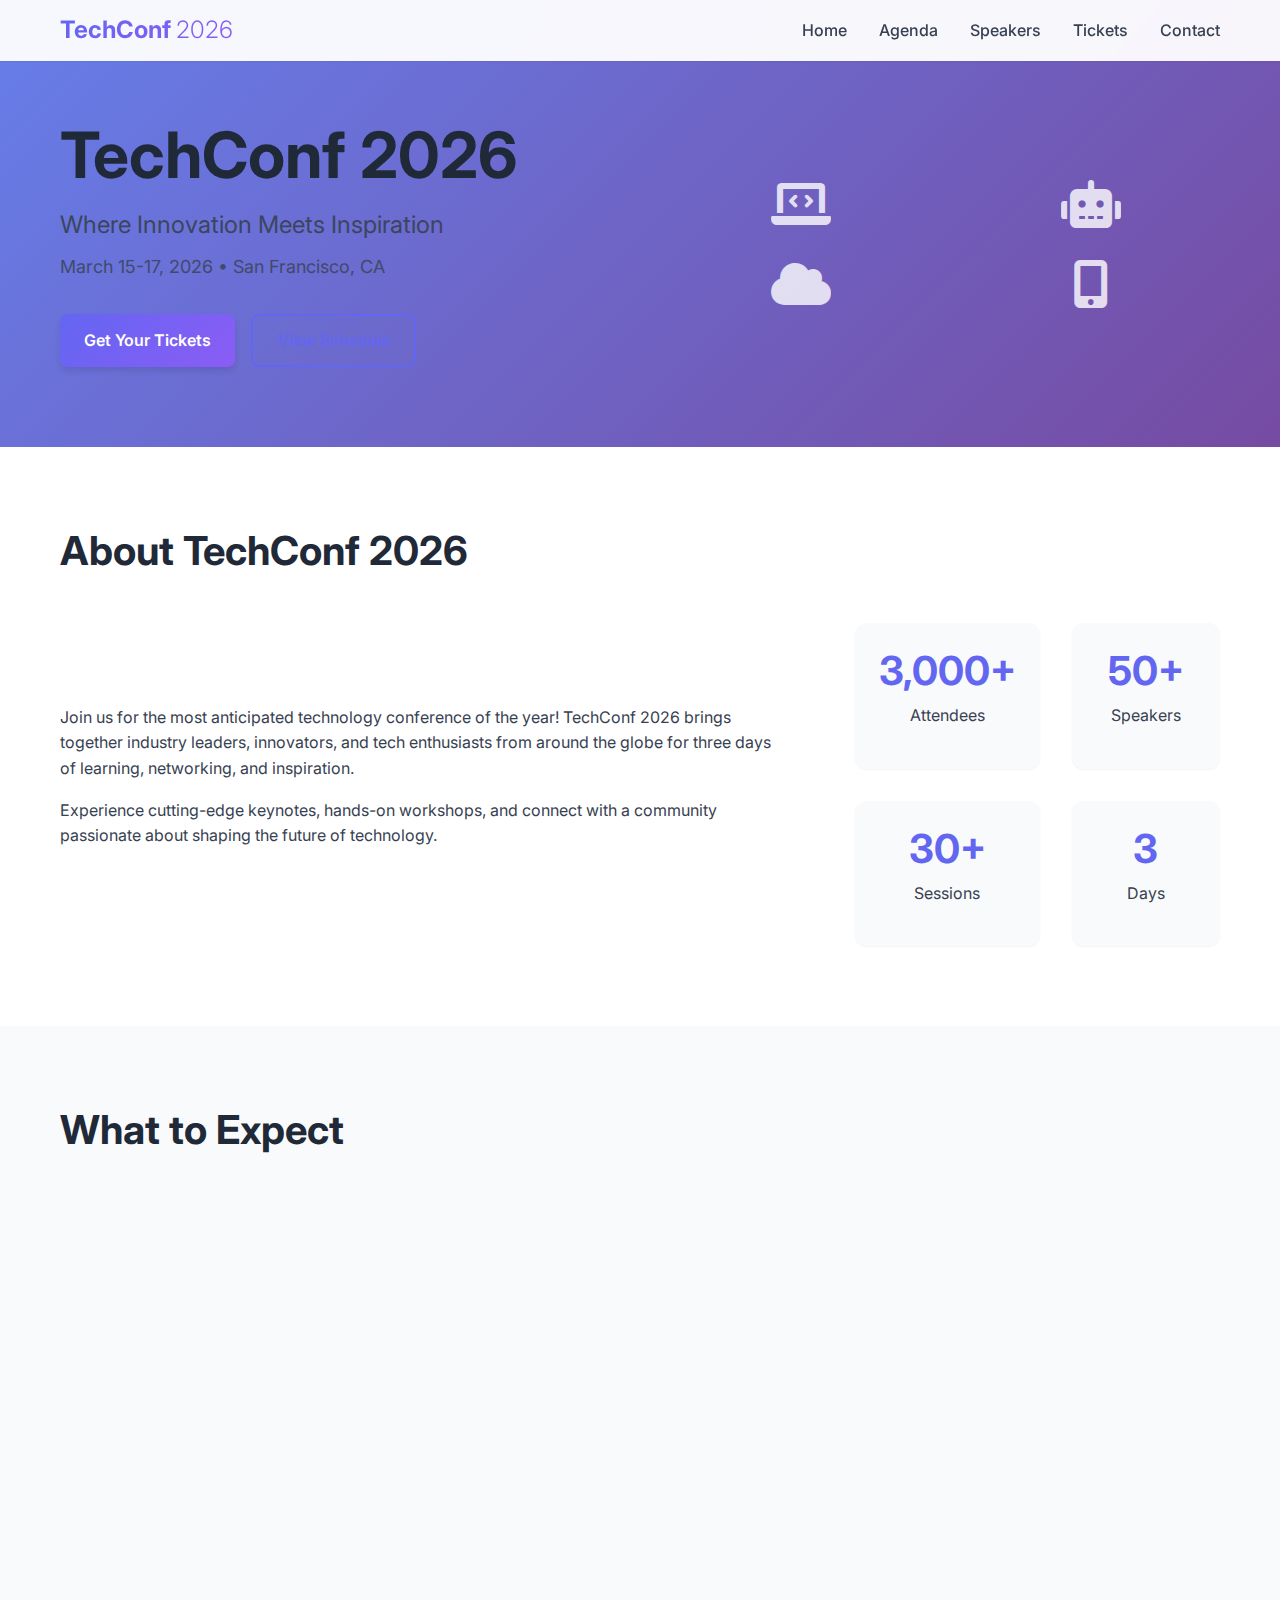
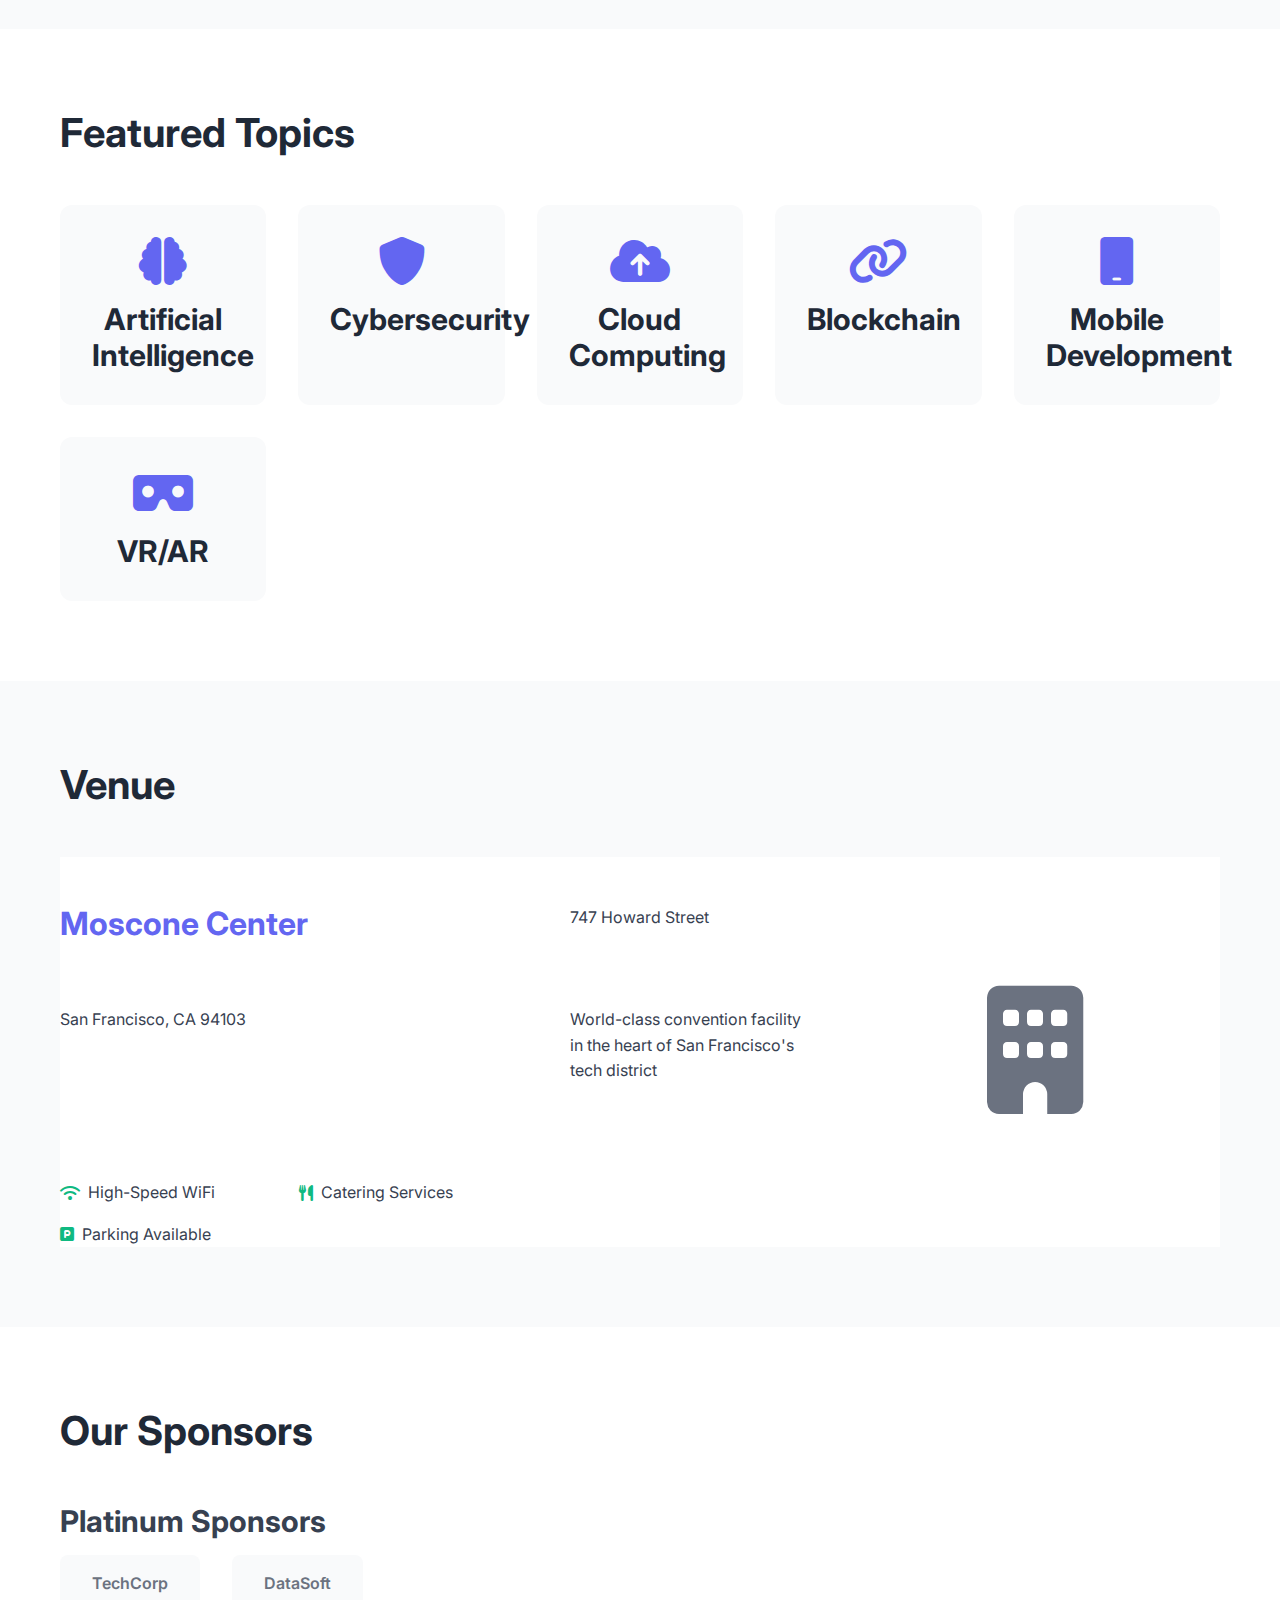
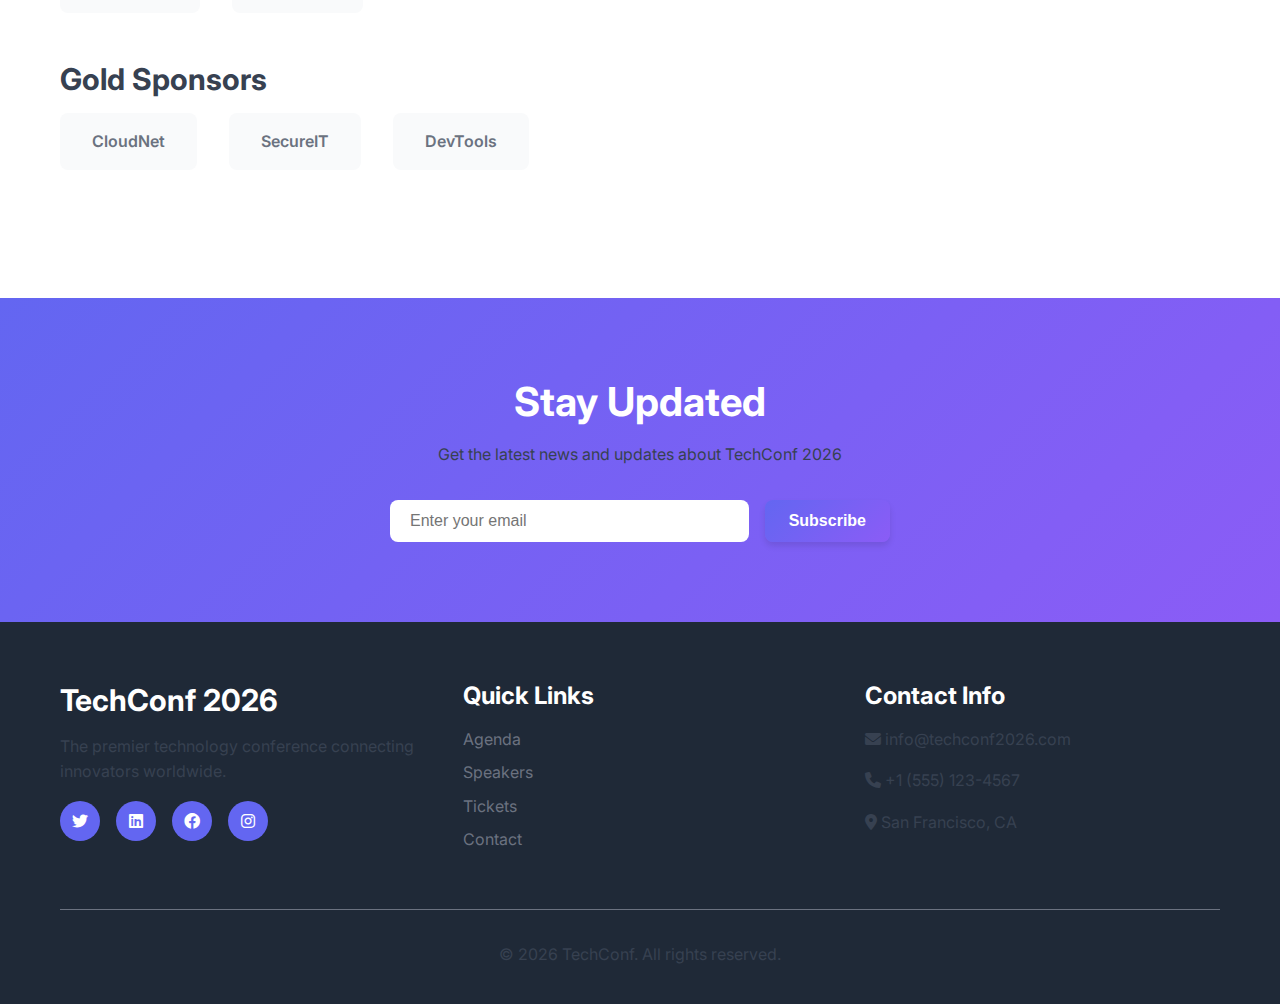
<file: index.html>
<!DOCTYPE html>
<html lang="en">
<head>
    <meta charset="UTF-8">
    <meta name="viewport" content="width=device-width, initial-scale=1.0">
    <title>TechConf 2026 - Annual Technology Conference</title>
    <link rel="stylesheet" href="css/style.css">
    <link rel="preconnect" href="https://fonts.googleapis.com">
    <link rel="preconnect" href="https://fonts.gstatic.com" crossorigin>
    <link href="https://fonts.googleapis.com/css2?family=Inter:wght@300;400;500;600;700;800&display=swap" rel="stylesheet">
    <link rel="stylesheet" href="https://cdnjs.cloudflare.com/ajax/libs/font-awesome/6.0.0/css/all.min.css">
</head>
<body>
    <header class="header">
        <nav class="navbar">
            <div class="nav-container">
                <div class="nav-logo">
                    <h2>TechConf <span>2026</span></h2>
                </div>
                <ul class="nav-menu">
                    <li><a href="index.html">Home</a></li>
                    <li><a href="agenda.html">Agenda</a></li>
                    <li><a href="speakers.html">Speakers</a></li>
                    <li><a href="tickets.html">Tickets</a></li>
                    <li><a href="contact.html">Contact</a></li>
                </ul>
                <div class="hamburger">
                    <span></span>
                    <span></span>
                    <span></span>
                </div>
            </div>
        </nav>
    </header>

    <main>
        <section class="hero">
            <div class="hero-container">
                <div class="hero-content">
                    <h1 class="hero-title">TechConf 2026</h1>
                    <p class="hero-subtitle">Where Innovation Meets Inspiration</p>
                    <p class="hero-date">March 15-17, 2026 • San Francisco, CA</p>
                    <div class="hero-cta">
                        <a href="tickets.html" class="btn btn-primary">Get Your Tickets</a>
                        <a href="agenda.html" class="btn btn-secondary">View Schedule</a>
                    </div>
                </div>
                <div class="hero-image">
                    <div class="hero-graphic">
                        <i class="fas fa-laptop-code"></i>
                        <i class="fas fa-robot"></i>
                        <i class="fas fa-cloud"></i>
                        <i class="fas fa-mobile-alt"></i>
                    </div>
                </div>
            </div>
        </section>

        <section class="about">
            <div class="container">
                <h2>About TechConf 2026</h2>
                <div class="about-grid">
                    <div class="about-text">
                        <p>Join us for the most anticipated technology conference of the year! TechConf 2026 brings together industry leaders, innovators, and tech enthusiasts from around the globe for three days of learning, networking, and inspiration.</p>
                        <p>Experience cutting-edge keynotes, hands-on workshops, and connect with a community passionate about shaping the future of technology.</p>
                    </div>
                    <div class="stats">
                        <div class="stat">
                            <h3>3,000+</h3>
                            <p>Attendees</p>
                        </div>
                        <div class="stat">
                            <h3>50+</h3>
                            <p>Speakers</p>
                        </div>
                        <div class="stat">
                            <h3>30+</h3>
                            <p>Sessions</p>
                        </div>
                        <div class="stat">
                            <h3>3</h3>
                            <p>Days</p>
                        </div>
                    </div>
                </div>
            </div>
        </section>

        <section class="highlights">
            <div class="container">
                <h2>What to Expect</h2>
                <div class="highlights-grid">
                    <div class="highlight-card">
                        <div class="highlight-icon">
                            <i class="fas fa-microphone"></i>
                        </div>
                        <h3>Keynote Speakers</h3>
                        <p>Industry leaders share insights on emerging technologies and future trends.</p>
                    </div>
                    <div class="highlight-card">
                        <div class="highlight-icon">
                            <i class="fas fa-laptop"></i>
                        </div>
                        <h3>Hands-on Workshops</h3>
                        <p>Interactive sessions to learn new skills and technologies from experts.</p>
                    </div>
                    <div class="highlight-card">
                        <div class="highlight-icon">
                            <i class="fas fa-users"></i>
                        </div>
                        <h3>Networking</h3>
                        <p>Connect with peers, mentors, and potential collaborators in the tech industry.</p>
                    </div>
                    <div class="highlight-card">
                        <div class="highlight-icon">
                            <i class="fas fa-trophy"></i>
                        </div>
                        <h3>Hackathon</h3>
                        <p>24-hour coding challenge with amazing prizes and recognition.</p>
                    </div>
                </div>
            </div>
        </section>

        <section class="topics">
            <div class="container">
                <h2>Featured Topics</h2>
                <div class="topics-grid">
                    <div class="topic">
                        <i class="fas fa-brain"></i>
                        <h3>Artificial Intelligence</h3>
                    </div>
                    <div class="topic">
                        <i class="fas fa-shield-alt"></i>
                        <h3>Cybersecurity</h3>
                    </div>
                    <div class="topic">
                        <i class="fas fa-cloud-upload-alt"></i>
                        <h3>Cloud Computing</h3>
                    </div>
                    <div class="topic">
                        <i class="fas fa-link"></i>
                        <h3>Blockchain</h3>
                    </div>
                    <div class="topic">
                        <i class="fas fa-mobile"></i>
                        <h3>Mobile Development</h3>
                    </div>
                    <div class="topic">
                        <i class="fas fa-vr-cardboard"></i>
                        <h3>VR/AR</h3>
                    </div>
                </div>
            </div>
        </section>

        <section class="venue">
            <div class="container">
                <h2>Venue</h2>
                <div class="venue-info">
                    <div class="venue-details">
                        <h3>Moscone Center</h3>
                        <p>747 Howard Street</p>
                        <p>San Francisco, CA 94103</p>
                        <p>World-class convention facility in the heart of San Francisco's tech district</p>
                        <div class="venue-features">
                            <div class="venue-feature">
                                <i class="fas fa-wifi"></i>
                                <span>High-Speed WiFi</span>
                            </div>
                            <div class="venue-feature">
                                <i class="fas fa-utensils"></i>
                                <span>Catering Services</span>
                            </div>
                            <div class="venue-feature">
                                <i class="fas fa-parking"></i>
                                <span>Parking Available</span>
                            </div>
                        </div>
                    </div>
                    <div class="venue-image">
                        <i class="fas fa-building"></i>
                    </div>
                </div>
            </div>
        </section>

        <section class="sponsors">
            <div class="container">
                <h2>Our Sponsors</h2>
                <div class="sponsors-grid">
                    <div class="sponsor tier-platinum">
                        <h3>Platinum Sponsors</h3>
                        <div class="sponsor-logos">
                            <div class="sponsor-logo">TechCorp</div>
                            <div class="sponsor-logo">DataSoft</div>
                        </div>
                    </div>
                    <div class="sponsor tier-gold">
                        <h3>Gold Sponsors</h3>
                        <div class="sponsor-logos">
                            <div class="sponsor-logo">CloudNet</div>
                            <div class="sponsor-logo">SecureIT</div>
                            <div class="sponsor-logo">DevTools</div>
                        </div>
                    </div>
                </div>
            </div>
        </section>

        <section class="newsletter">
            <div class="container">
                <div class="newsletter-content">
                    <h2>Stay Updated</h2>
                    <p>Get the latest news and updates about TechConf 2026</p>
                    <form class="newsletter-form">
                        <input type="email" placeholder="Enter your email" required>
                        <button type="submit" class="btn btn-primary">Subscribe</button>
                    </form>
                </div>
            </div>
        </section>
    </main>

    <footer class="footer">
        <div class="container">
            <div class="footer-content">
                <div class="footer-section">
                    <h3>TechConf 2026</h3>
                    <p>The premier technology conference connecting innovators worldwide.</p>
                    <div class="social-links">
                        <a href="#"><i class="fab fa-twitter"></i></a>
                        <a href="#"><i class="fab fa-linkedin"></i></a>
                        <a href="#"><i class="fab fa-facebook"></i></a>
                        <a href="#"><i class="fab fa-instagram"></i></a>
                    </div>
                </div>
                <div class="footer-section">
                    <h4>Quick Links</h4>
                    <ul>
                        <li><a href="agenda.html">Agenda</a></li>
                        <li><a href="speakers.html">Speakers</a></li>
                        <li><a href="tickets.html">Tickets</a></li>
                        <li><a href="contact.html">Contact</a></li>
                    </ul>
                </div>
                <div class="footer-section">
                    <h4>Contact Info</h4>
                    <p><i class="fas fa-envelope"></i> info@techconf2026.com</p>
                    <p><i class="fas fa-phone"></i> +1 (555) 123-4567</p>
                    <p><i class="fas fa-map-marker-alt"></i> San Francisco, CA</p>
                </div>
            </div>
            <div class="footer-bottom">
                <p>&copy; 2026 TechConf. All rights reserved.</p>
            </div>
        </div>
    </footer>

    <script src="js/script.js"></script>
</body>
</html>
</file>
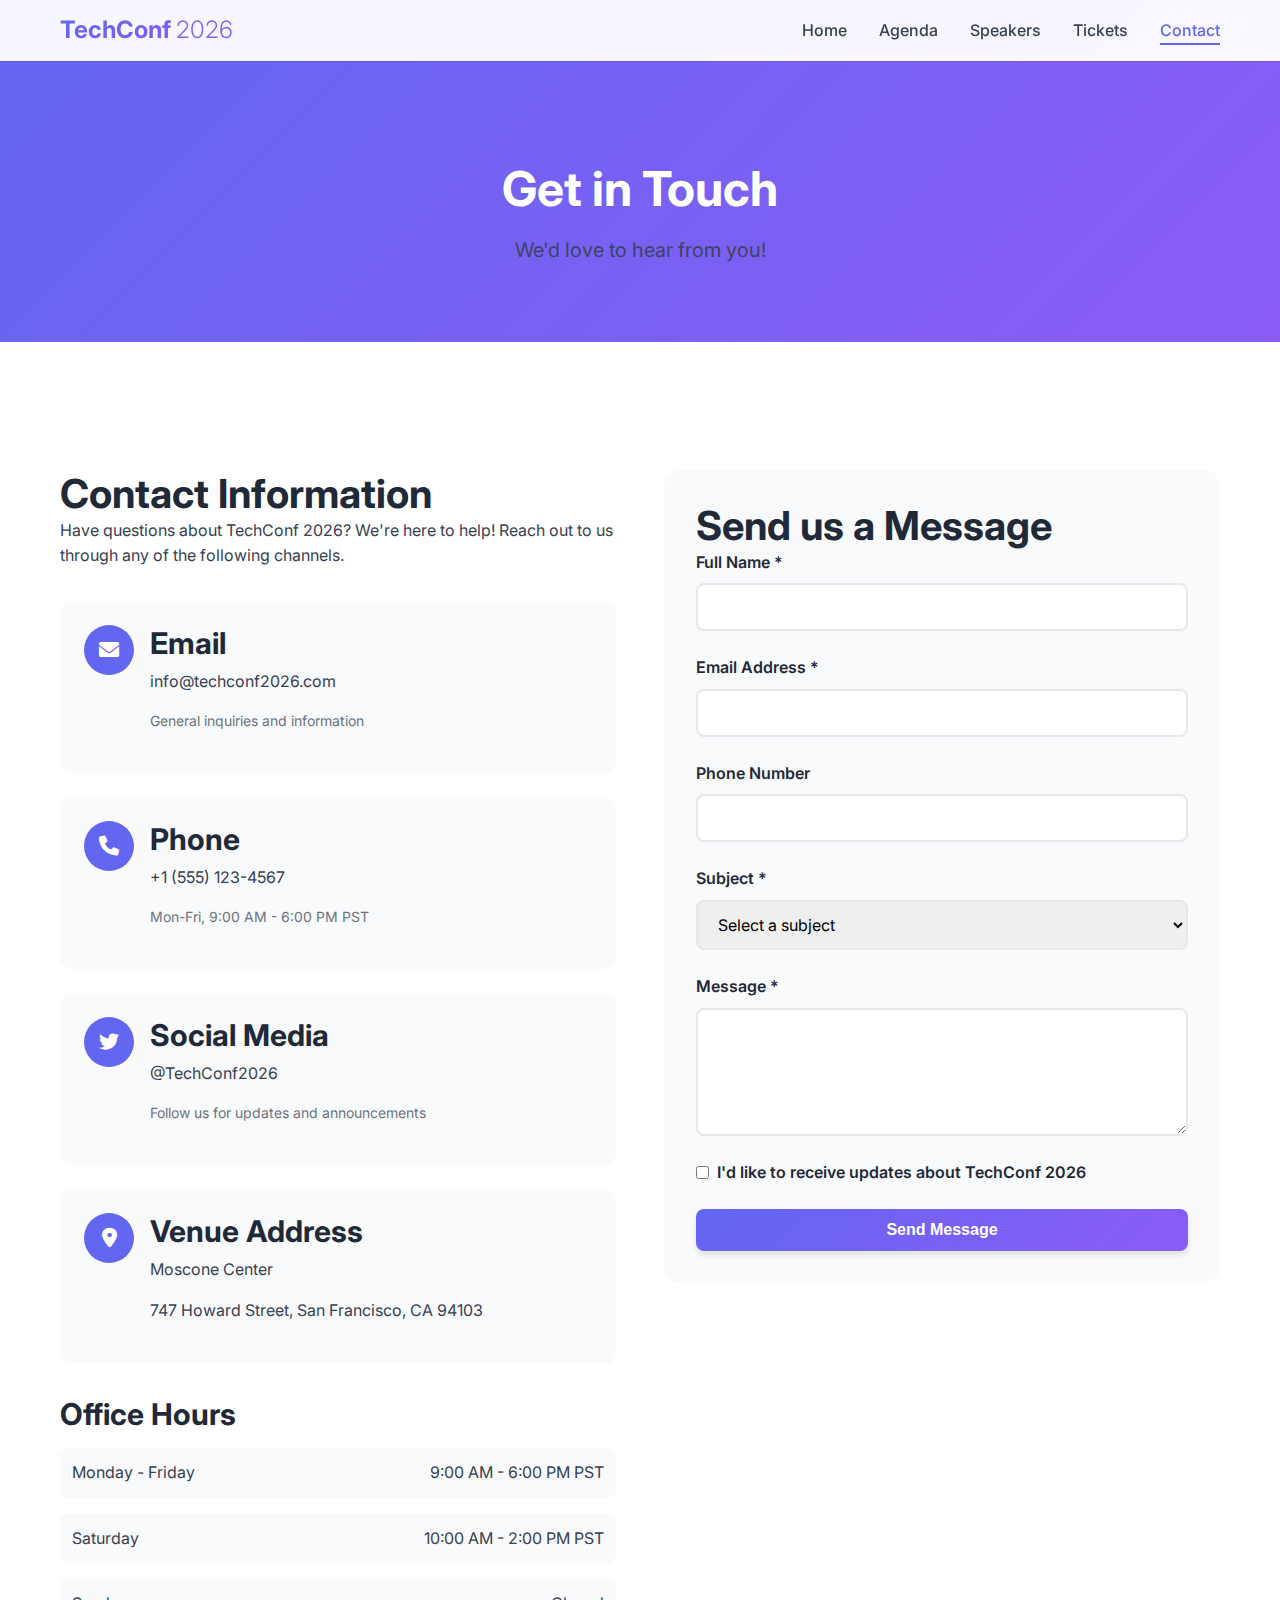
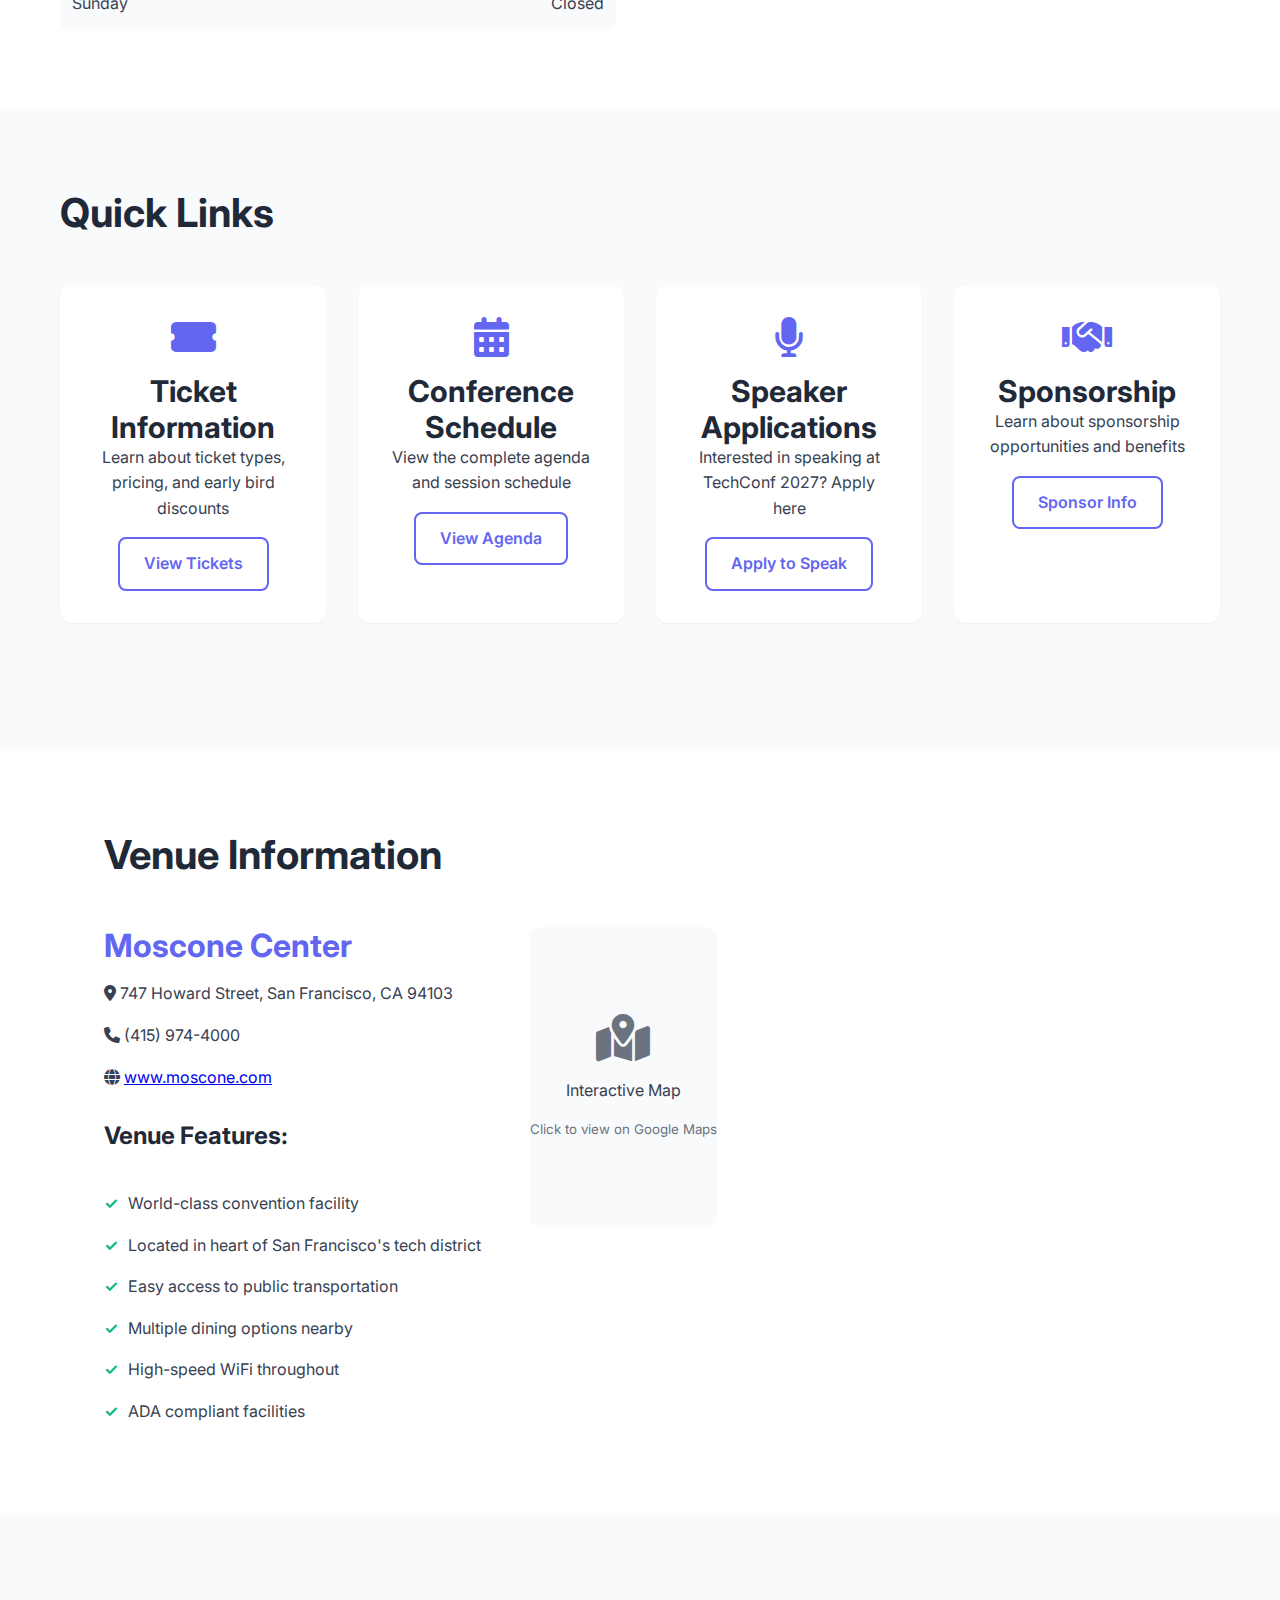
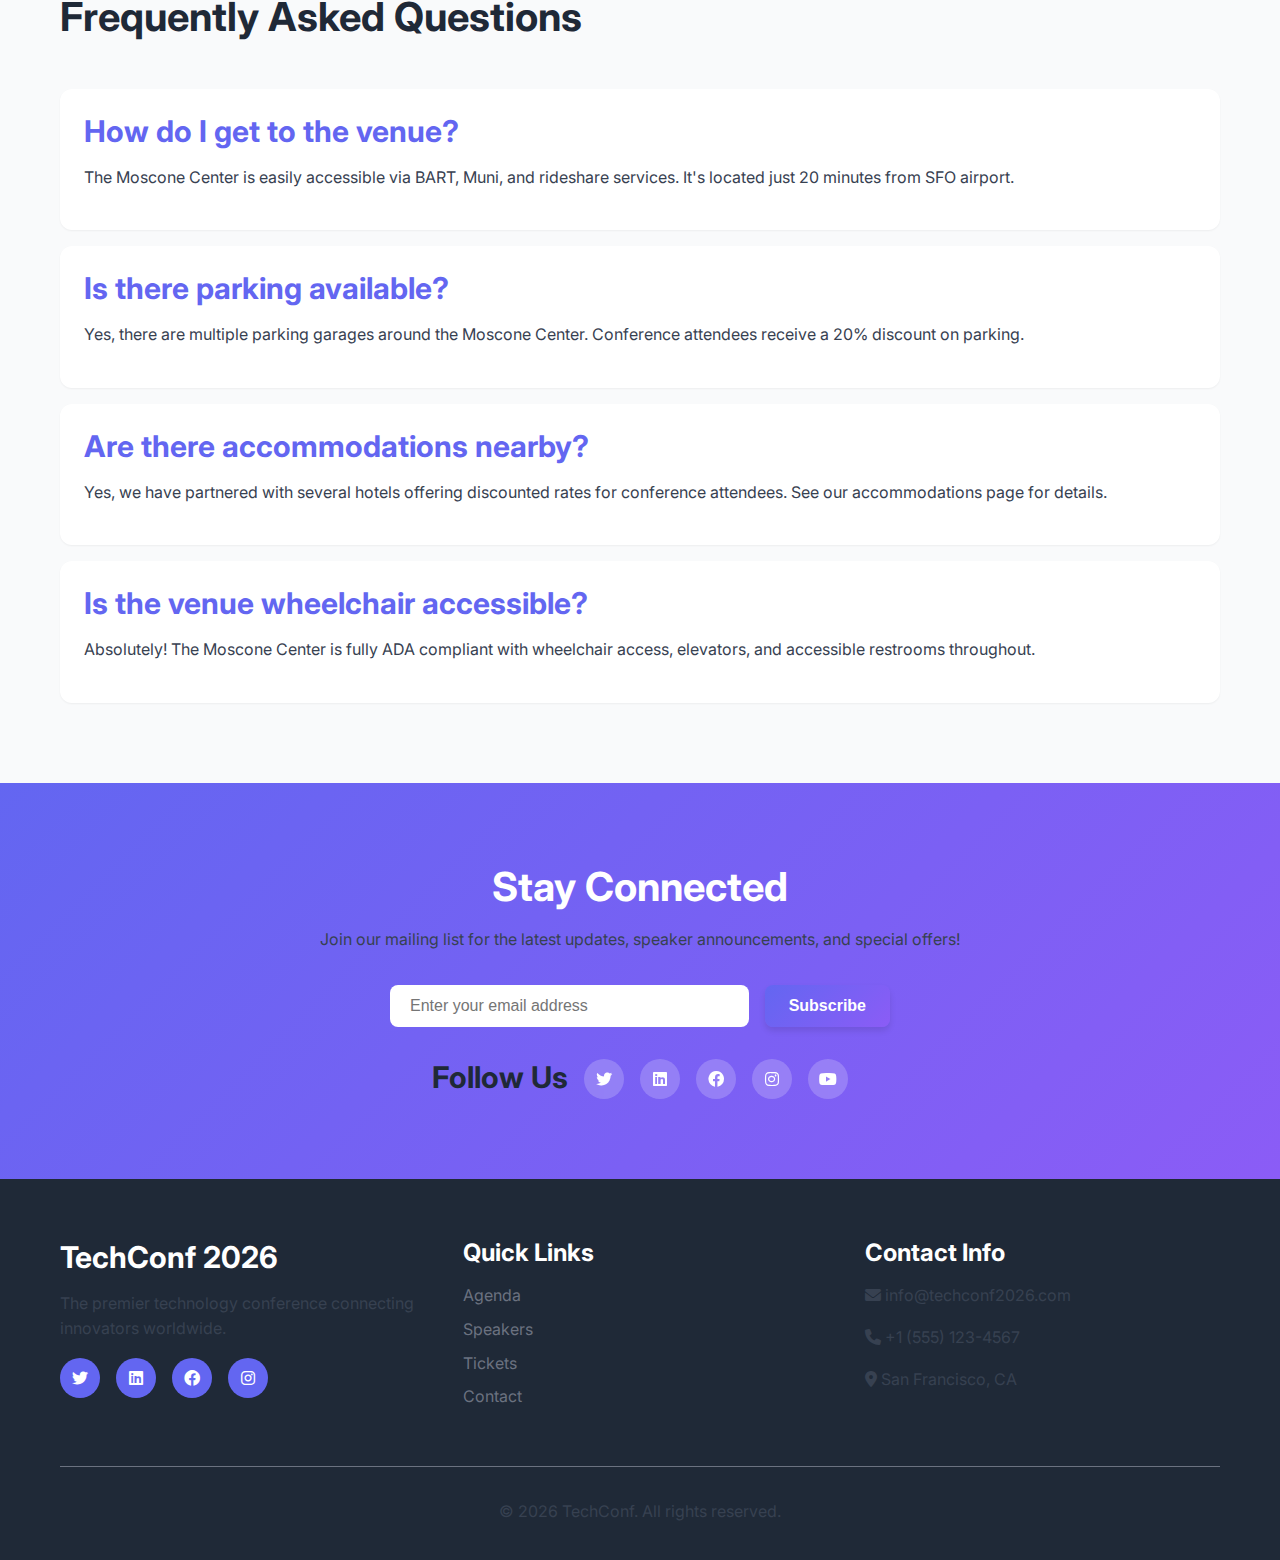
<file: contact.html>
<!DOCTYPE html>
<html lang="en">
<head>
    <meta charset="UTF-8">
    <meta name="viewport" content="width=device-width, initial-scale=1.0">
    <title>Contact - TechConf 2026</title>
    <link rel="stylesheet" href="css/style.css">
    <link rel="preconnect" href="https://fonts.googleapis.com">
    <link rel="preconnect" href="https://fonts.gstatic.com" crossorigin>
    <link href="https://fonts.googleapis.com/css2?family=Inter:wght@300;400;500;600;700;800&display=swap" rel="stylesheet">
    <link rel="stylesheet" href="https://cdnjs.cloudflare.com/ajax/libs/font-awesome/6.0.0/css/all.min.css">
</head>
<body>
    <header class="header">
        <nav class="navbar">
            <div class="nav-container">
                <div class="nav-logo">
                    <h2>TechConf <span>2026</span></h2>
                </div>
                <ul class="nav-menu">
                    <li><a href="index.html">Home</a></li>
                    <li><a href="agenda.html">Agenda</a></li>
                    <li><a href="speakers.html">Speakers</a></li>
                    <li><a href="tickets.html">Tickets</a></li>
                    <li><a href="contact.html" class="active">Contact</a></li>
                </ul>
                <div class="hamburger">
                    <span></span>
                    <span></span>
                    <span></span>
                </div>
            </div>
        </nav>
    </header>

    <main>
        <section class="page-header">
            <div class="container">
                <h1>Get in Touch</h1>
                <p>We'd love to hear from you!</p>
            </div>
        </section>

        <section class="contact-content">
            <div class="container">
                <div class="contact-grid">
                    <div class="contact-info">
                        <h2>Contact Information</h2>
                        <p>Have questions about TechConf 2026? We're here to help! Reach out to us through any of the following channels.</p>
                        
                        <div class="contact-methods">
                            <div class="contact-method">
                                <div class="contact-icon">
                                    <i class="fas fa-envelope"></i>
                                </div>
                                <div class="contact-details">
                                    <h3>Email</h3>
                                    <p>info@techconf2026.com</p>
                                    <p class="sub-text">General inquiries and information</p>
                                </div>
                            </div>

                            <div class="contact-method">
                                <div class="contact-icon">
                                    <i class="fas fa-phone"></i>
                                </div>
                                <div class="contact-details">
                                    <h3>Phone</h3>
                                    <p>+1 (555) 123-4567</p>
                                    <p class="sub-text">Mon-Fri, 9:00 AM - 6:00 PM PST</p>
                                </div>
                            </div>

                            <div class="contact-method">
                                <div class="contact-icon">
                                    <i class="fab fa-twitter"></i>
                                </div>
                                <div class="contact-details">
                                    <h3>Social Media</h3>
                                    <p>@TechConf2026</p>
                                    <p class="sub-text">Follow us for updates and announcements</p>
                                </div>
                            </div>

                            <div class="contact-method">
                                <div class="contact-icon">
                                    <i class="fas fa-map-marker-alt"></i>
                                </div>
                                <div class="contact-details">
                                    <h3>Venue Address</h3>
                                    <p>Moscone Center</p>
                                    <p>747 Howard Street, San Francisco, CA 94103</p>
                                </div>
                            </div>
                        </div>

                        <div class="office-hours">
                            <h3>Office Hours</h3>
                            <div class="hours-grid">
                                <div class="hours-item">
                                    <span>Monday - Friday</span>
                                    <span>9:00 AM - 6:00 PM PST</span>
                                </div>
                                <div class="hours-item">
                                    <span>Saturday</span>
                                    <span>10:00 AM - 2:00 PM PST</span>
                                </div>
                                <div class="hours-item">
                                    <span>Sunday</span>
                                    <span>Closed</span>
                                </div>
                            </div>
                        </div>
                    </div>

                    <div class="contact-form-section">
                        <div class="form-card">
                            <h2>Send us a Message</h2>
                            <form class="contact-form">
                                <div class="form-group">
                                    <label for="name">Full Name *</label>
                                    <input type="text" id="name" name="name" required>
                                </div>

                                <div class="form-group">
                                    <label for="email">Email Address *</label>
                                    <input type="email" id="email" name="email" required>
                                </div>

                                <div class="form-group">
                                    <label for="phone">Phone Number</label>
                                    <input type="tel" id="phone" name="phone">
                                </div>

                                <div class="form-group">
                                    <label for="subject">Subject *</label>
                                    <select id="subject" name="subject" required>
                                        <option value="">Select a subject</option>
                                        <option value="general">General Inquiry</option>
                                        <option value="tickets">Ticket Information</option>
                                        <option value="speakers">Speaker Information</option>
                                        <option value="sponsorship">Sponsorship Opportunities</option>
                                        <option value="media">Media & Press</option>
                                        <option value="volunteer">Volunteer Opportunities</option>
                                        <option value="accessibility">Accessibility Requirements</option>
                                        <option value="other">Other</option>
                                    </select>
                                </div>

                                <div class="form-group">
                                    <label for="message">Message *</label>
                                    <textarea id="message" name="message" rows="5" required></textarea>
                                </div>

                                <div class="form-group checkbox-group">
                                    <input type="checkbox" id="newsletter" name="newsletter">
                                    <label for="newsletter">I'd like to receive updates about TechConf 2026</label>
                                </div>

                                <button type="submit" class="btn btn-primary">Send Message</button>
                            </form>
                        </div>
                    </div>
                </div>
            </div>
        </section>

        <section class="quick-links">
            <div class="container">
                <h2>Quick Links</h2>
                <div class="links-grid">
                    <div class="link-card">
                        <i class="fas fa-ticket-alt"></i>
                        <h3>Ticket Information</h3>
                        <p>Learn about ticket types, pricing, and early bird discounts</p>
                        <a href="tickets.html" class="btn btn-secondary">View Tickets</a>
                    </div>

                    <div class="link-card">
                        <i class="fas fa-calendar-alt"></i>
                        <h3>Conference Schedule</h3>
                        <p>View the complete agenda and session schedule</p>
                        <a href="agenda.html" class="btn btn-secondary">View Agenda</a>
                    </div>

                    <div class="link-card">
                        <i class="fas fa-microphone"></i>
                        <h3>Speaker Applications</h3>
                        <p>Interested in speaking at TechConf 2027? Apply here</p>
                        <a href="#" class="btn btn-secondary">Apply to Speak</a>
                    </div>

                    <div class="link-card">
                        <i class="fas fa-handshake"></i>
                        <h3>Sponsorship</h3>
                        <p>Learn about sponsorship opportunities and benefits</p>
                        <a href="#" class="btn btn-secondary">Sponsor Info</a>
                    </div>
                </div>
            </div>
        </section>

        <section class="venue-info">
            <div class="container">
                <h2>Venue Information</h2>
                <div class="venue-details">
                    <div class="venue-text">
                        <h3>Moscone Center</h3>
                        <p><i class="fas fa-map-marker-alt"></i> 747 Howard Street, San Francisco, CA 94103</p>
                        <p><i class="fas fa-phone"></i> (415) 974-4000</p>
                        <p><i class="fas fa-globe"></i> <a href="#">www.moscone.com</a></p>
                        
                        <div class="venue-features">
                            <h4>Venue Features:</h4>
                            <ul>
                                <li>World-class convention facility</li>
                                <li>Located in heart of San Francisco's tech district</li>
                                <li>Easy access to public transportation</li>
                                <li>Multiple dining options nearby</li>
                                <li>High-speed WiFi throughout</li>
                                <li>ADA compliant facilities</li>
                            </ul>
                        </div>
                    </div>
                    <div class="venue-map">
                        <div class="map-placeholder">
                            <i class="fas fa-map-marked-alt"></i>
                            <p>Interactive Map</p>
                            <small>Click to view on Google Maps</small>
                        </div>
                    </div>
                </div>
            </div>
        </section>

        <section class="faq-section">
            <div class="container">
                <h2>Frequently Asked Questions</h2>
                <div class="faq-list">
                    <div class="faq-item">
                        <h3>How do I get to the venue?</h3>
                        <p>The Moscone Center is easily accessible via BART, Muni, and rideshare services. It's located just 20 minutes from SFO airport.</p>
                    </div>
                    <div class="faq-item">
                        <h3>Is there parking available?</h3>
                        <p>Yes, there are multiple parking garages around the Moscone Center. Conference attendees receive a 20% discount on parking.</p>
                    </div>
                    <div class="faq-item">
                        <h3>Are there accommodations nearby?</h3>
                        <p>Yes, we have partnered with several hotels offering discounted rates for conference attendees. See our accommodations page for details.</p>
                    </div>
                    <div class="faq-item">
                        <h3>Is the venue wheelchair accessible?</h3>
                        <p>Absolutely! The Moscone Center is fully ADA compliant with wheelchair access, elevators, and accessible restrooms throughout.</p>
                    </div>
                </div>
            </div>
        </section>

        <section class="newsletter-signup">
            <div class="container">
                <div class="newsletter-content">
                    <h2>Stay Connected</h2>
                    <p>Join our mailing list for the latest updates, speaker announcements, and special offers!</p>
                    <form class="newsletter-form">
                        <input type="email" placeholder="Enter your email address" required>
                        <button type="submit" class="btn btn-primary">Subscribe</button>
                    </form>
                    <div class="social-links">
                        <h3>Follow Us</h3>
                        <a href="#"><i class="fab fa-twitter"></i></a>
                        <a href="#"><i class="fab fa-linkedin"></i></a>
                        <a href="#"><i class="fab fa-facebook"></i></a>
                        <a href="#"><i class="fab fa-instagram"></i></a>
                        <a href="#"><i class="fab fa-youtube"></i></a>
                    </div>
                </div>
            </div>
        </section>
    </main>

    <footer class="footer">
        <div class="container">
            <div class="footer-content">
                <div class="footer-section">
                    <h3>TechConf 2026</h3>
                    <p>The premier technology conference connecting innovators worldwide.</p>
                    <div class="social-links">
                        <a href="#"><i class="fab fa-twitter"></i></a>
                        <a href="#"><i class="fab fa-linkedin"></i></a>
                        <a href="#"><i class="fab fa-facebook"></i></a>
                        <a href="#"><i class="fab fa-instagram"></i></a>
                    </div>
                </div>
                <div class="footer-section">
                    <h4>Quick Links</h4>
                    <ul>
                        <li><a href="agenda.html">Agenda</a></li>
                        <li><a href="speakers.html">Speakers</a></li>
                        <li><a href="tickets.html">Tickets</a></li>
                        <li><a href="contact.html">Contact</a></li>
                    </ul>
                </div>
                <div class="footer-section">
                    <h4>Contact Info</h4>
                    <p><i class="fas fa-envelope"></i> info@techconf2026.com</p>
                    <p><i class="fas fa-phone"></i> +1 (555) 123-4567</p>
                    <p><i class="fas fa-map-marker-alt"></i> San Francisco, CA</p>
                </div>
            </div>
            <div class="footer-bottom">
                <p>&copy; 2026 TechConf. All rights reserved.</p>
            </div>
        </div>
    </footer>

    <script src="js/script.js"></script>
</body>
</html>
</file>
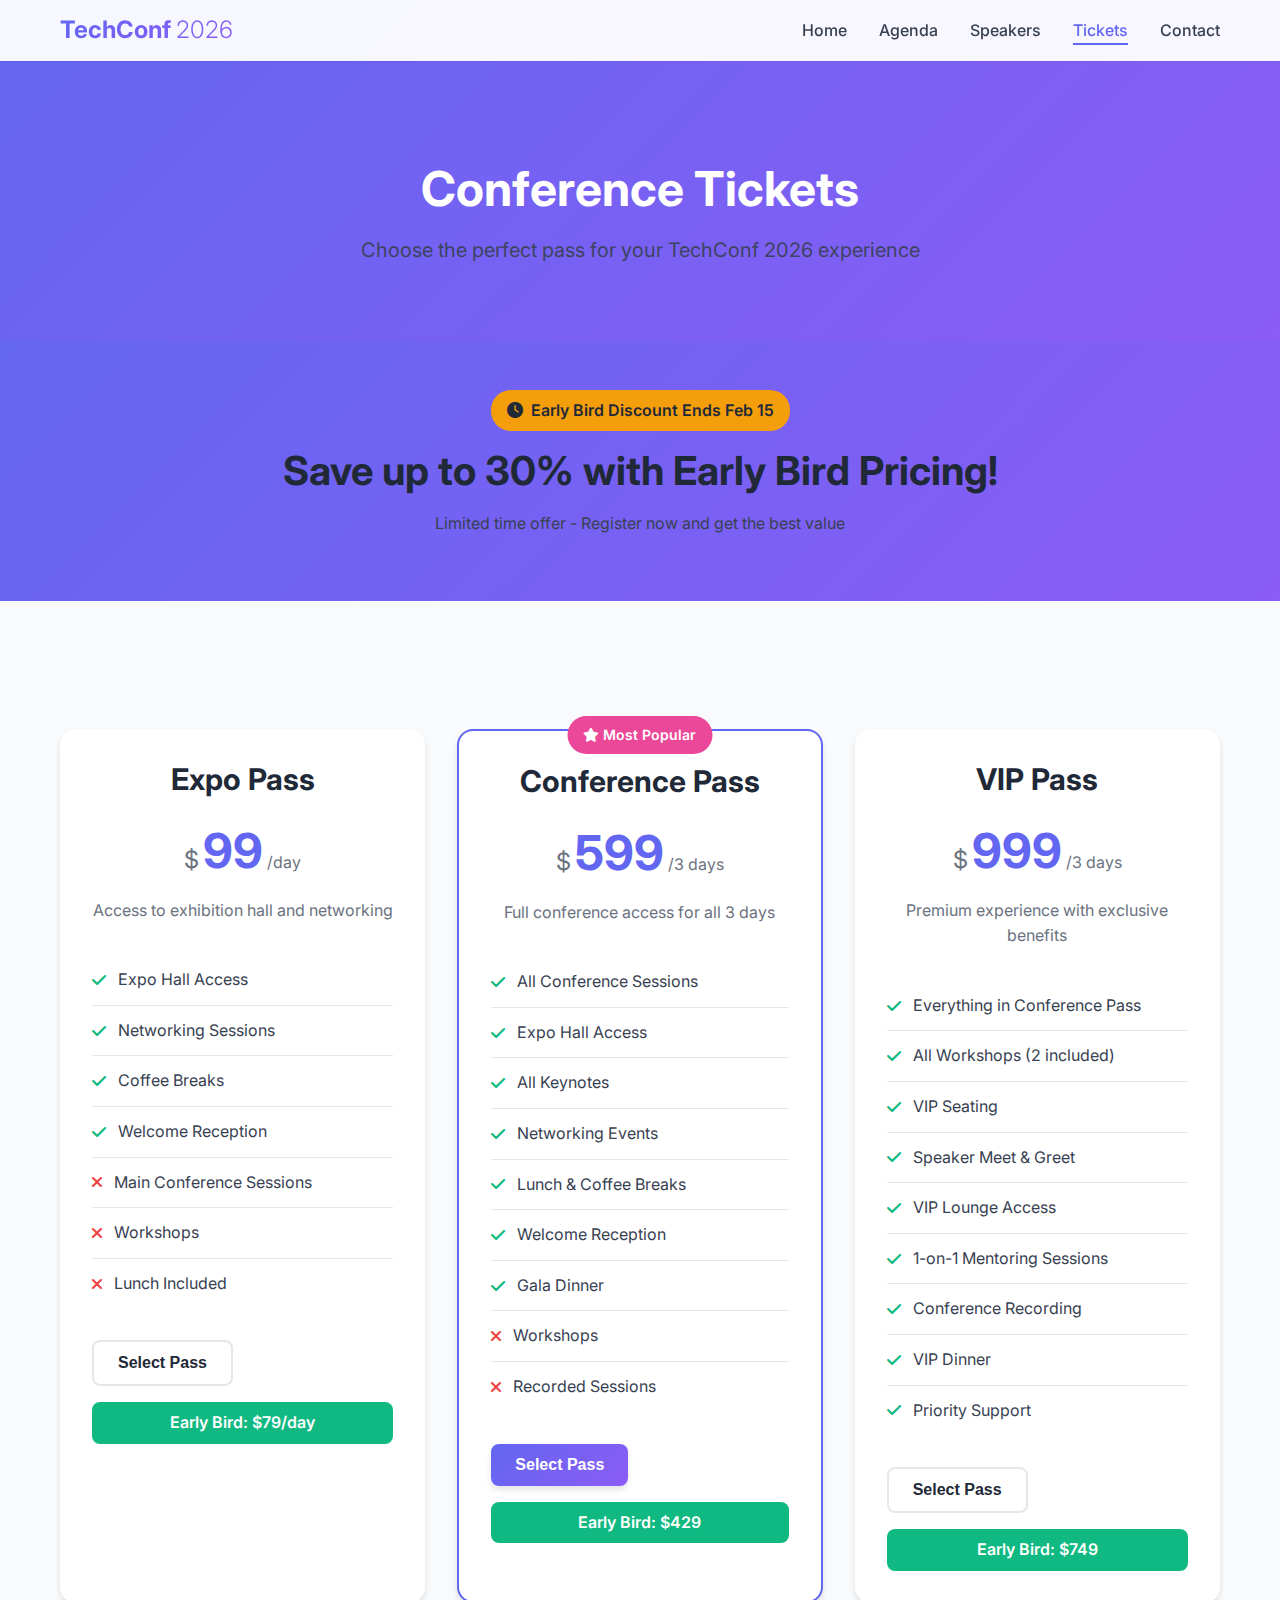
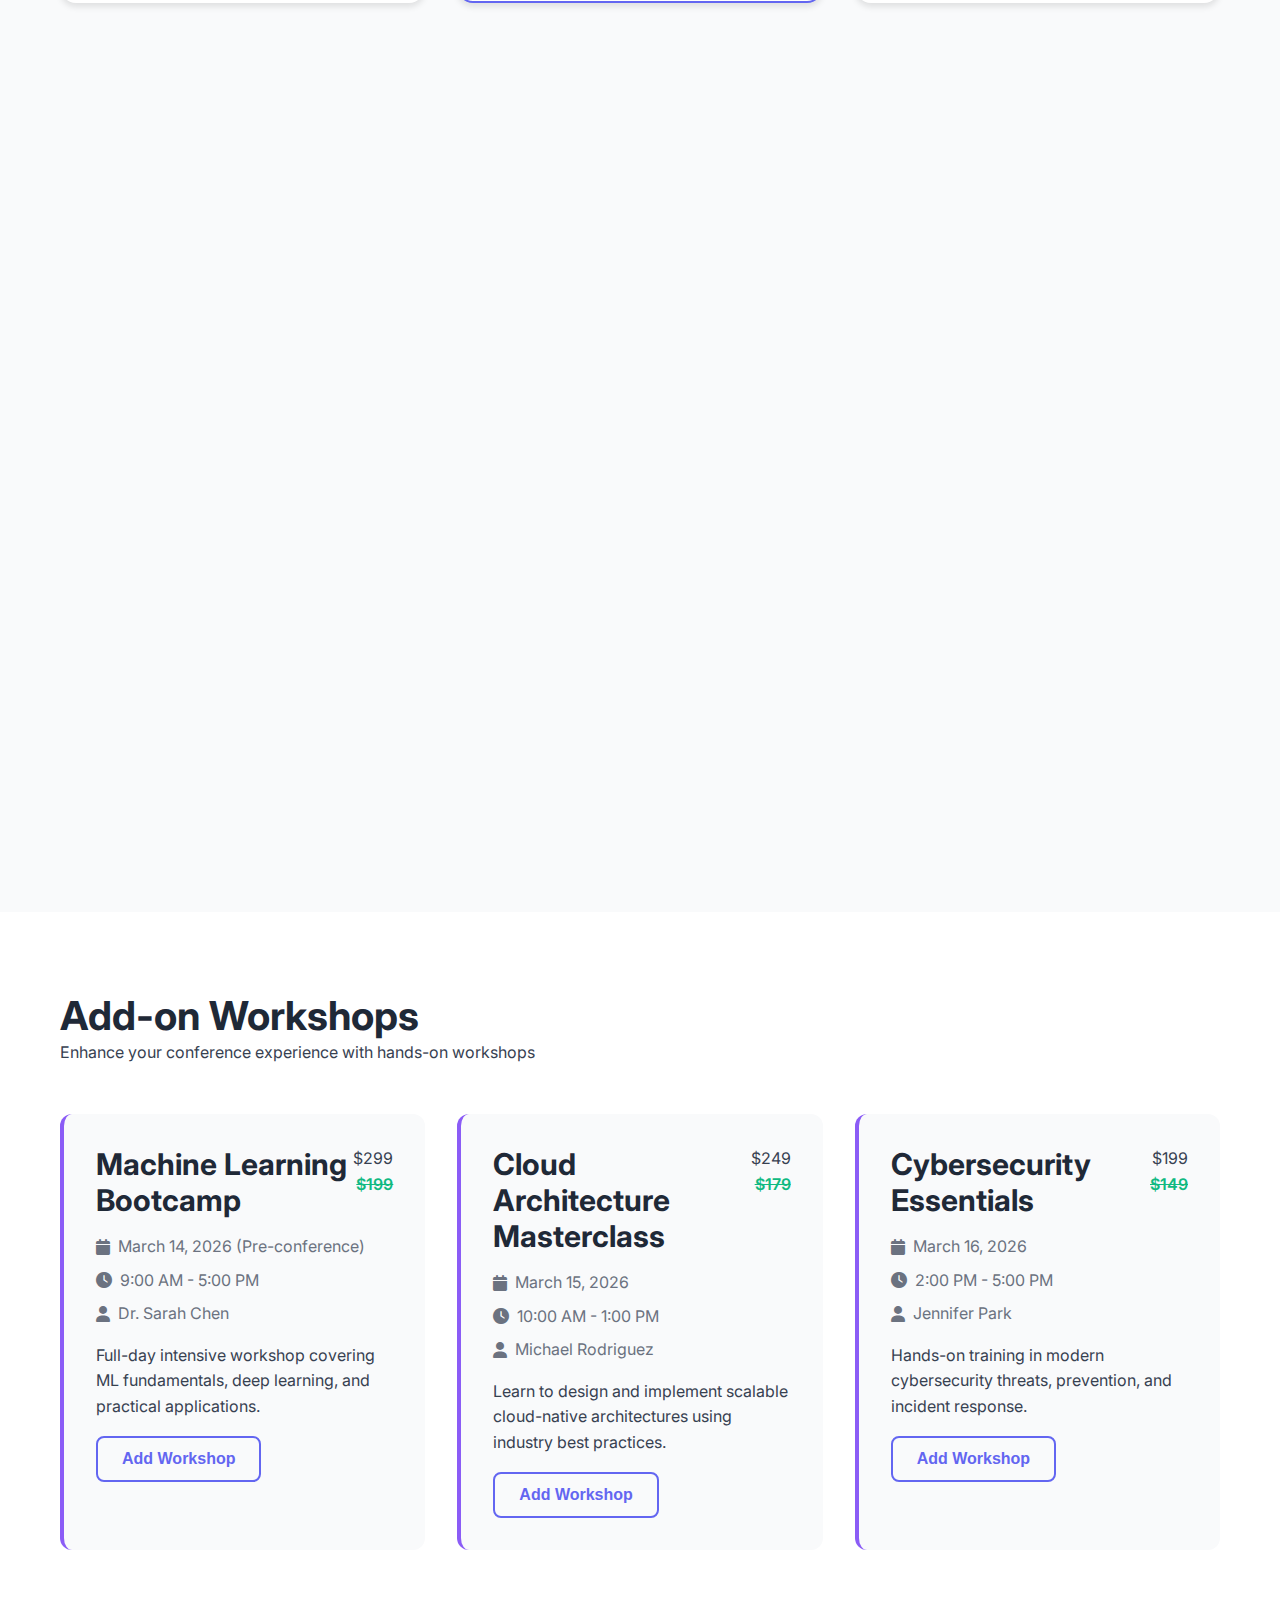
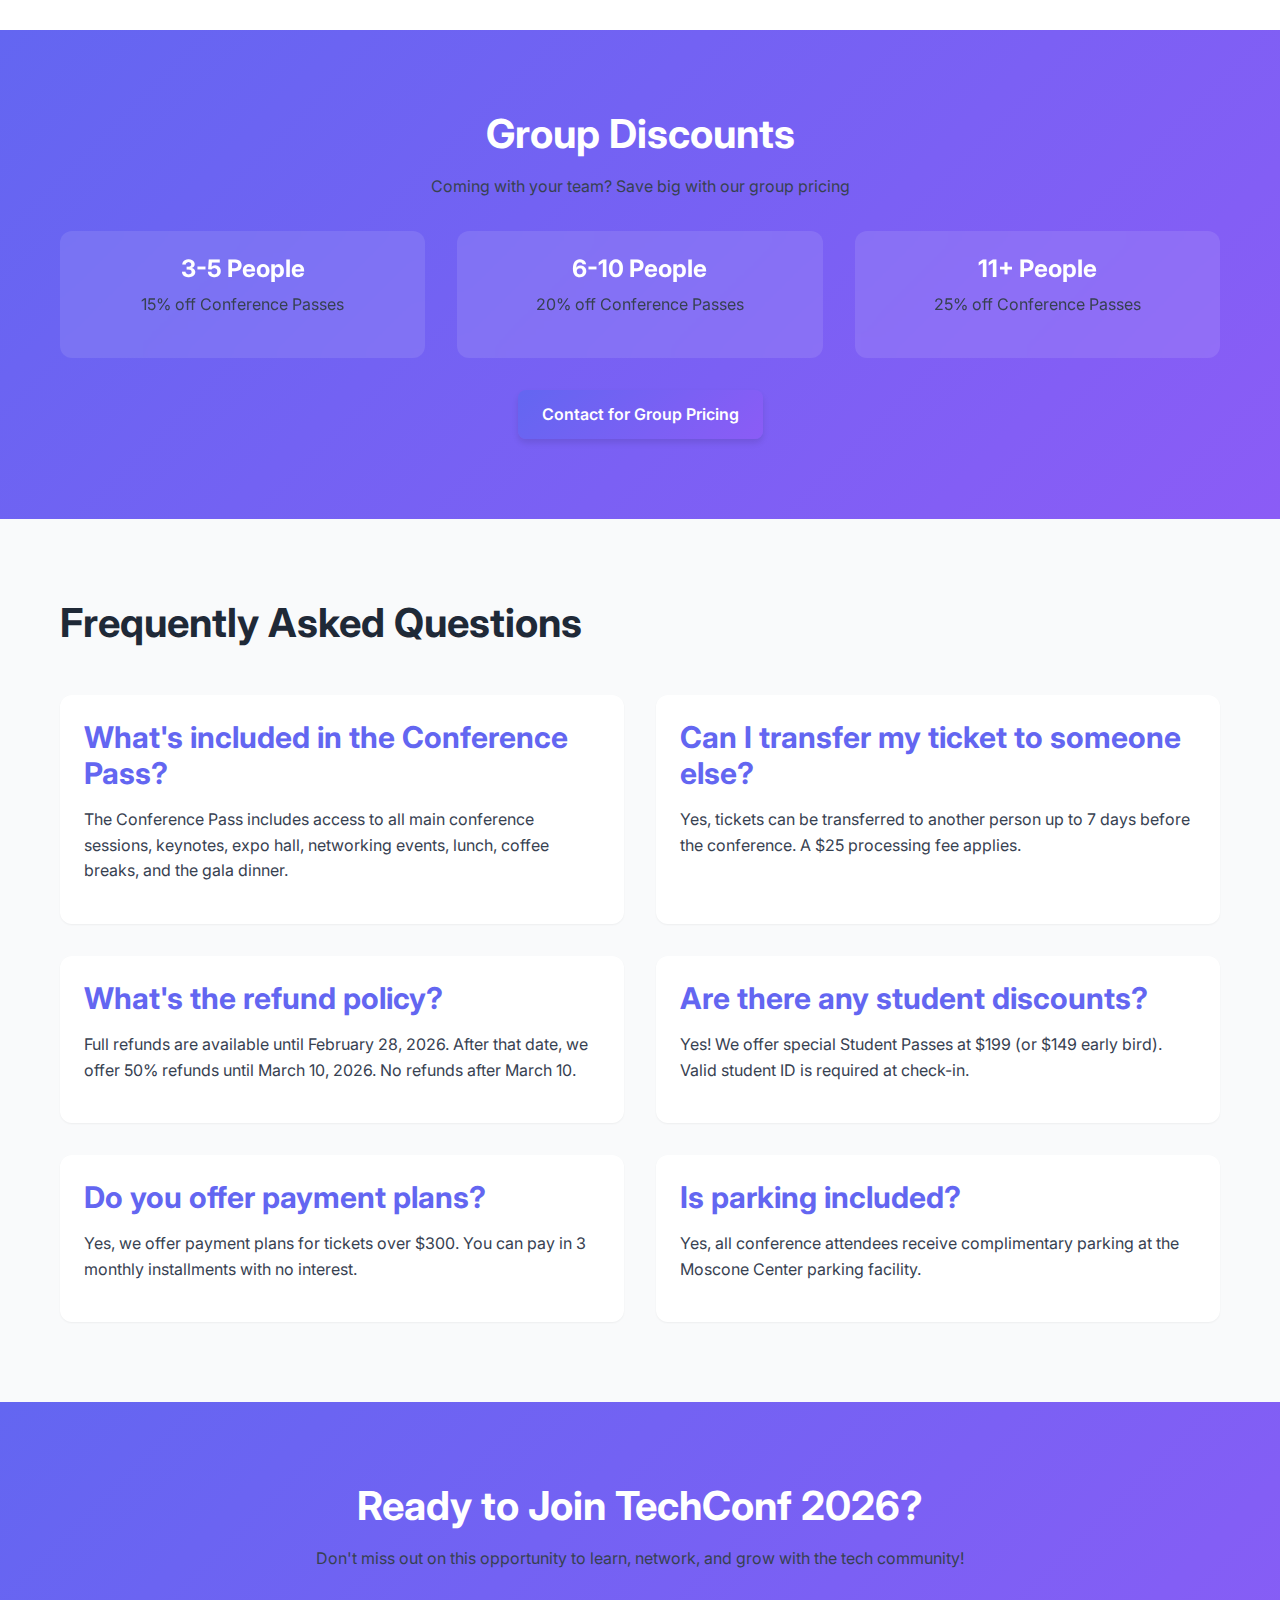
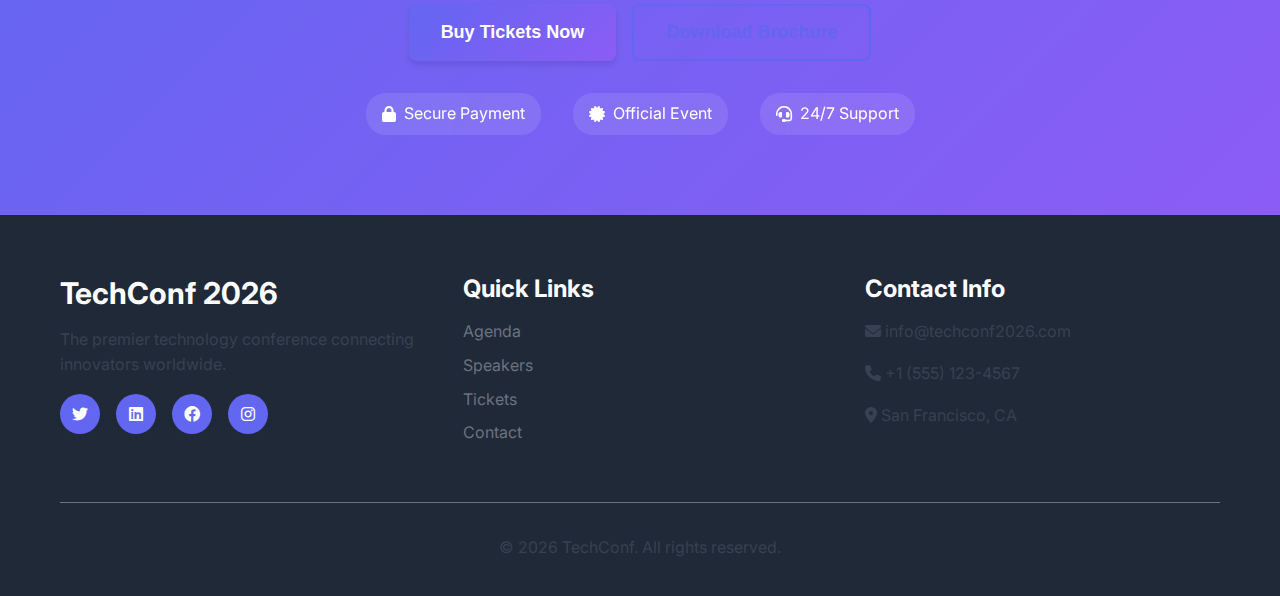
<file: tickets.html>
<!DOCTYPE html>
<html lang="en">
<head>
    <meta charset="UTF-8">
    <meta name="viewport" content="width=device-width, initial-scale=1.0">
    <title>Tickets - TechConf 2026</title>
    <link rel="stylesheet" href="css/style.css">
    <link rel="preconnect" href="https://fonts.googleapis.com">
    <link rel="preconnect" href="https://fonts.gstatic.com" crossorigin>
    <link href="https://fonts.googleapis.com/css2?family=Inter:wght@300;400;500;600;700;800&display=swap" rel="stylesheet">
    <link rel="stylesheet" href="https://cdnjs.cloudflare.com/ajax/libs/font-awesome/6.0.0/css/all.min.css">
</head>
<body>
    <header class="header">
        <nav class="navbar">
            <div class="nav-container">
                <div class="nav-logo">
                    <h2>TechConf <span>2026</span></h2>
                </div>
                <ul class="nav-menu">
                    <li><a href="index.html">Home</a></li>
                    <li><a href="agenda.html">Agenda</a></li>
                    <li><a href="speakers.html">Speakers</a></li>
                    <li><a href="tickets.html" class="active">Tickets</a></li>
                    <li><a href="contact.html">Contact</a></li>
                </ul>
                <div class="hamburger">
                    <span></span>
                    <span></span>
                    <span></span>
                </div>
            </div>
        </nav>
    </header>

    <main>
        <section class="page-header">
            <div class="container">
                <h1>Conference Tickets</h1>
                <p>Choose the perfect pass for your TechConf 2026 experience</p>
            </div>
        </section>

        <section class="tickets-hero">
            <div class="container">
                <div class="early-bird">
                    <div class="badge">
                        <i class="fas fa-clock"></i>
                        <span>Early Bird Discount Ends Feb 15</span>
                    </div>
                    <h2>Save up to 30% with Early Bird Pricing!</h2>
                    <p>Limited time offer - Register now and get the best value</p>
                </div>
            </div>
        </section>

        <section class="pricing">
            <div class="container">
                <div class="pricing-grid">
                    <div class="pricing-card">
                        <div class="pricing-header">
                            <h3>Expo Pass</h3>
                            <div class="price">
                                <span class="currency">$</span>
                                <span class="amount">99</span>
                                <span class="period">/day</span>
                            </div>
                            <p class="description">Access to exhibition hall and networking</p>
                        </div>
                        <ul class="features">
                            <li><i class="fas fa-check"></i>Expo Hall Access</li>
                            <li><i class="fas fa-check"></i>Networking Sessions</li>
                            <li><i class="fas fa-check"></i>Coffee Breaks</li>
                            <li><i class="fas fa-check"></i>Welcome Reception</li>
                            <li><i class="fas fa-times"></i>Main Conference Sessions</li>
                            <li><i class="fas fa-times"></i>Workshops</li>
                            <li><i class="fas fa-times"></i>Lunch Included</li>
                        </ul>
                        <button class="btn btn-outline">Select Pass</button>
                        <div class="early-bird-price">
                            <span>Early Bird: $79/day</span>
                        </div>
                    </div>

                    <div class="pricing-card popular">
                        <div class="popular-badge">
                            <i class="fas fa-star"></i>
                            <span>Most Popular</span>
                        </div>
                        <div class="pricing-header">
                            <h3>Conference Pass</h3>
                            <div class="price">
                                <span class="currency">$</span>
                                <span class="amount">599</span>
                                <span class="period">/3 days</span>
                            </div>
                            <p class="description">Full conference access for all 3 days</p>
                        </div>
                        <ul class="features">
                            <li><i class="fas fa-check"></i>All Conference Sessions</li>
                            <li><i class="fas fa-check"></i>Expo Hall Access</li>
                            <li><i class="fas fa-check"></i>All Keynotes</li>
                            <li><i class="fas fa-check"></i>Networking Events</li>
                            <li><i class="fas fa-check"></i>Lunch & Coffee Breaks</li>
                            <li><i class="fas fa-check"></i>Welcome Reception</li>
                            <li><i class="fas fa-check"></i>Gala Dinner</li>
                            <li><i class="fas fa-times"></i>Workshops</li>
                            <li><i class="fas fa-times"></i>Recorded Sessions</li>
                        </ul>
                        <button class="btn btn-primary">Select Pass</button>
                        <div class="early-bird-price">
                            <span>Early Bird: $429</span>
                        </div>
                    </div>

                    <div class="pricing-card">
                        <div class="pricing-header">
                            <h3>VIP Pass</h3>
                            <div class="price">
                                <span class="currency">$</span>
                                <span class="amount">999</span>
                                <span class="period">/3 days</span>
                            </div>
                            <p class="description">Premium experience with exclusive benefits</p>
                        </div>
                        <ul class="features">
                            <li><i class="fas fa-check"></i>Everything in Conference Pass</li>
                            <li><i class="fas fa-check"></i>All Workshops (2 included)</li>
                            <li><i class="fas fa-check"></i>VIP Seating</li>
                            <li><i class="fas fa-check"></i>Speaker Meet & Greet</li>
                            <li><i class="fas fa-check"></i>VIP Lounge Access</li>
                            <li><i class="fas fa-check"></i>1-on-1 Mentoring Sessions</li>
                            <li><i class="fas fa-check"></i>Conference Recording</li>
                            <li><i class="fas fa-check"></i>VIP Dinner</li>
                            <li><i class="fas fa-check"></i>Priority Support</li>
                        </ul>
                        <button class="btn btn-outline">Select Pass</button>
                        <div class="early-bird-price">
                            <span>Early Bird: $749</span>
                        </div>
                    </div>

                    <div class="pricing-card">
                        <div class="pricing-header">
                            <h3>Student Pass</h3>
                            <div class="price">
                                <span class="currency">$</span>
                                <span class="amount">199</span>
                                <span class="period">/3 days</span>
                            </div>
                            <p class="description">Special pricing for full-time students</p>
                        </div>
                        <ul class="features">
                            <li><i class="fas fa-check"></i>All Conference Sessions</li>
                            <li><i class="fas fa-check"></i>Expo Hall Access</li>
                            <li><i class="fas fa-check"></i>All Keynotes</li>
                            <li><i class="fas fa-check"></i>Student Networking</li>
                            <li><i class="fas fa-check"></i>Career Fair Access</li>
                            <li><i class="fas fa-check"></i>Lunch & Coffee Breaks</li>
                            <li><i class="fas fa-times"></i>Workshops</li>
                            <li><i class="fas fa-times"></i>VIP Events</li>
                        </ul>
                        <button class="btn btn-outline">Select Pass</button>
                        <div class="early-bird-price">
                            <span>Early Bird: $149</span>
                        </div>
                    </div>
                </div>
            </div>
        </section>

        <section class="workshops">
            <div class="container">
                <h2>Add-on Workshops</h2>
                <p>Enhance your conference experience with hands-on workshops</p>
                <div class="workshop-grid">
                    <div class="workshop-card">
                        <div class="workshop-header">
                            <h3>Machine Learning Bootcamp</h3>
                            <div class="workshop-price">
                                <span>$299</span>
                                <span class="early-bird">$199</span>
                            </div>
                        </div>
                        <div class="workshop-details">
                            <p><i class="fas fa-calendar"></i> March 14, 2026 (Pre-conference)</p>
                            <p><i class="fas fa-clock"></i> 9:00 AM - 5:00 PM</p>
                            <p><i class="fas fa-user"></i> Dr. Sarah Chen</p>
                        </div>
                        <p class="workshop-description">Full-day intensive workshop covering ML fundamentals, deep learning, and practical applications.</p>
                        <button class="btn btn-secondary">Add Workshop</button>
                    </div>

                    <div class="workshop-card">
                        <div class="workshop-header">
                            <h3>Cloud Architecture Masterclass</h3>
                            <div class="workshop-price">
                                <span>$249</span>
                                <span class="early-bird">$179</span>
                            </div>
                        </div>
                        <div class="workshop-details">
                            <p><i class="fas fa-calendar"></i> March 15, 2026</p>
                            <p><i class="fas fa-clock"></i> 10:00 AM - 1:00 PM</p>
                            <p><i class="fas fa-user"></i> Michael Rodriguez</p>
                        </div>
                        <p class="workshop-description">Learn to design and implement scalable cloud-native architectures using industry best practices.</p>
                        <button class="btn btn-secondary">Add Workshop</button>
                    </div>

                    <div class="workshop-card">
                        <div class="workshop-header">
                            <h3>Cybersecurity Essentials</h3>
                            <div class="workshop-price">
                                <span>$199</span>
                                <span class="early-bird">$149</span>
                            </div>
                        </div>
                        <div class="workshop-details">
                            <p><i class="fas fa-calendar"></i> March 16, 2026</p>
                            <p><i class="fas fa-clock"></i> 2:00 PM - 5:00 PM</p>
                            <p><i class="fas fa-user"></i> Jennifer Park</p>
                        </div>
                        <p class="workshop-description">Hands-on training in modern cybersecurity threats, prevention, and incident response.</p>
                        <button class="btn btn-secondary">Add Workshop</button>
                    </div>
                </div>
            </div>
        </section>

        <section class="group-tickets">
            <div class="container">
                <div class="group-content">
                    <h2>Group Discounts</h2>
                    <p>Coming with your team? Save big with our group pricing</p>
                    <div class="group-tiers">
                        <div class="group-tier">
                            <h3>3-5 People</h3>
                            <p>15% off Conference Passes</p>
                        </div>
                        <div class="group-tier">
                            <h3>6-10 People</h3>
                            <p>20% off Conference Passes</p>
                        </div>
                        <div class="group-tier">
                            <h3>11+ People</h3>
                            <p>25% off Conference Passes</p>
                        </div>
                    </div>
                    <a href="contact.html" class="btn btn-primary">Contact for Group Pricing</a>
                </div>
            </div>
        </section>

        <section class="faq">
            <div class="container">
                <h2>Frequently Asked Questions</h2>
                <div class="faq-grid">
                    <div class="faq-item">
                        <h3>What's included in the Conference Pass?</h3>
                        <p>The Conference Pass includes access to all main conference sessions, keynotes, expo hall, networking events, lunch, coffee breaks, and the gala dinner.</p>
                    </div>
                    <div class="faq-item">
                        <h3>Can I transfer my ticket to someone else?</h3>
                        <p>Yes, tickets can be transferred to another person up to 7 days before the conference. A $25 processing fee applies.</p>
                    </div>
                    <div class="faq-item">
                        <h3>What's the refund policy?</h3>
                        <p>Full refunds are available until February 28, 2026. After that date, we offer 50% refunds until March 10, 2026. No refunds after March 10.</p>
                    </div>
                    <div class="faq-item">
                        <h3>Are there any student discounts?</h3>
                        <p>Yes! We offer special Student Passes at $199 (or $149 early bird). Valid student ID is required at check-in.</p>
                    </div>
                    <div class="faq-item">
                        <h3>Do you offer payment plans?</h3>
                        <p>Yes, we offer payment plans for tickets over $300. You can pay in 3 monthly installments with no interest.</p>
                    </div>
                    <div class="faq-item">
                        <h3>Is parking included?</h3>
                        <p>Yes, all conference attendees receive complimentary parking at the Moscone Center parking facility.</p>
                    </div>
                </div>
            </div>
        </section>

        <section class="cta-section">
            <div class="container">
                <div class="cta-content">
                    <h2>Ready to Join TechConf 2026?</h2>
                    <p>Don't miss out on this opportunity to learn, network, and grow with the tech community!</p>
                    <div class="cta-buttons">
                        <button class="btn btn-primary btn-large">Buy Tickets Now</button>
                        <button class="btn btn-secondary btn-large">Download Brochure</button>
                    </div>
                    <div class="trust-badges">
                        <div class="badge">
                            <i class="fas fa-lock"></i>
                            <span>Secure Payment</span>
                        </div>
                        <div class="badge">
                            <i class="fas fa-certificate"></i>
                            <span>Official Event</span>
                        </div>
                        <div class="badge">
                            <i class="fas fa-headset"></i>
                            <span>24/7 Support</span>
                        </div>
                    </div>
                </div>
            </div>
        </section>
    </main>

    <footer class="footer">
        <div class="container">
            <div class="footer-content">
                <div class="footer-section">
                    <h3>TechConf 2026</h3>
                    <p>The premier technology conference connecting innovators worldwide.</p>
                    <div class="social-links">
                        <a href="#"><i class="fab fa-twitter"></i></a>
                        <a href="#"><i class="fab fa-linkedin"></i></a>
                        <a href="#"><i class="fab fa-facebook"></i></a>
                        <a href="#"><i class="fab fa-instagram"></i></a>
                    </div>
                </div>
                <div class="footer-section">
                    <h4>Quick Links</h4>
                    <ul>
                        <li><a href="agenda.html">Agenda</a></li>
                        <li><a href="speakers.html">Speakers</a></li>
                        <li><a href="tickets.html">Tickets</a></li>
                        <li><a href="contact.html">Contact</a></li>
                    </ul>
                </div>
                <div class="footer-section">
                    <h4>Contact Info</h4>
                    <p><i class="fas fa-envelope"></i> info@techconf2026.com</p>
                    <p><i class="fas fa-phone"></i> +1 (555) 123-4567</p>
                    <p><i class="fas fa-map-marker-alt"></i> San Francisco, CA</p>
                </div>
            </div>
            <div class="footer-bottom">
                <p>&copy; 2026 TechConf. All rights reserved.</p>
            </div>
        </div>
    </footer>

    <script src="js/script.js"></script>
</body>
</html>
</file>
<file: css/style.css>
* {
    margin: 0;
    padding: 0;
    box-sizing: border-box;
}

:root {
    --primary-color: #6366f1;
    --secondary-color: #8b5cf6;
    --accent-color: #ec4899;
    --dark-color: #1f2937;
    --light-color: #f9fafb;
    --text-color: #374151;
    --text-light: #6b7280;
    --border-color: #e5e7eb;
    --success-color: #10b981;
    --warning-color: #f59e0b;
    --error-color: #ef4444;
    --gradient: linear-gradient(135deg, var(--primary-color), var(--secondary-color));
    --shadow-sm: 0 1px 2px rgba(0, 0, 0, 0.05);
    --shadow-md: 0 4px 6px rgba(0, 0, 0, 0.1);
    --shadow-lg: 0 10px 15px rgba(0, 0, 0, 0.1);
    --shadow-xl: 0 20px 25px rgba(0, 0, 0, 0.1);
}

body {
    font-family: 'Inter', sans-serif;
    line-height: 1.6;
    color: var(--text-color);
    background-color: var(--light-color);
}

.container {
    max-width: 1200px;
    margin: 0 auto;
    padding: 0 20px;
}

/* Typography */
h1, h2, h3, h4, h5, h6 {
    font-weight: 700;
    line-height: 1.2;
    color: var(--dark-color);
}

h1 { font-size: 3.5rem; }
h2 { font-size: 2.5rem; }
h3 { font-size: 1.875rem; }
h4 { font-size: 1.5rem; }
h5 { font-size: 1.25rem; }
h6 { font-size: 1.125rem; }

p {
    margin-bottom: 1rem;
    color: var(--text-color);
}

/* Buttons */
.btn {
    display: inline-flex;
    align-items: center;
    justify-content: center;
    padding: 12px 24px;
    border: none;
    border-radius: 8px;
    font-weight: 600;
    text-decoration: none;
    cursor: pointer;
    transition: all 0.3s ease;
    font-size: 1rem;
    gap: 8px;
}

.btn-primary {
    background: var(--gradient);
    color: white;
    box-shadow: var(--shadow-md);
}

.btn-primary:hover {
    transform: translateY(-2px);
    box-shadow: var(--shadow-lg);
}

.btn-secondary {
    background: transparent;
    color: var(--primary-color);
    border: 2px solid var(--primary-color);
}

.btn-secondary:hover {
    background: var(--primary-color);
    color: white;
}

.btn-outline {
    background: transparent;
    color: var(--dark-color);
    border: 2px solid var(--border-color);
}

.btn-outline:hover {
    border-color: var(--primary-color);
    color: var(--primary-color);
}

.btn-large {
    padding: 16px 32px;
    font-size: 1.125rem;
}

/* Header & Navigation */
.header {
    position: fixed;
    top: 0;
    width: 100%;
    background: rgba(255, 255, 255, 0.95);
    backdrop-filter: blur(10px);
    z-index: 1000;
    box-shadow: var(--shadow-sm);
}

.navbar {
    padding: 1rem 0;
}

.nav-container {
    max-width: 1200px;
    margin: 0 auto;
    padding: 0 20px;
    display: flex;
    justify-content: space-between;
    align-items: center;
}

.nav-logo h2 {
    font-size: 1.5rem;
    background: var(--gradient);
    -webkit-background-clip: text;
    -webkit-text-fill-color: transparent;
}

.nav-logo span {
    font-weight: 300;
}

.nav-menu {
    display: flex;
    list-style: none;
    gap: 2rem;
}

.nav-menu a {
    text-decoration: none;
    color: var(--text-color);
    font-weight: 500;
    transition: color 0.3s ease;
    position: relative;
}

.nav-menu a:hover,
.nav-menu a.active {
    color: var(--primary-color);
}

.nav-menu a.active::after {
    content: '';
    position: absolute;
    bottom: -5px;
    left: 0;
    right: 0;
    height: 2px;
    background: var(--primary-color);
}

.hamburger {
    display: none;
    flex-direction: column;
    cursor: pointer;
    gap: 4px;
}

.hamburger span {
    width: 25px;
    height: 3px;
    background: var(--dark-color);
    transition: 0.3s;
}

/* Hero Section */
.hero {
    padding: 120px 0 80px;
    background: linear-gradient(135deg, #667eea 0%, #764ba2 100%);
    color: white;
    overflow: hidden;
}

.hero-container {
    max-width: 1200px;
    margin: 0 auto;
    padding: 0 20px;
    display: grid;
    grid-template-columns: 1fr 1fr;
    gap: 4rem;
    align-items: center;
}

.hero-title {
    font-size: 4rem;
    margin-bottom: 1rem;
    line-height: 1.1;
}

.hero-subtitle {
    font-size: 1.5rem;
    margin-bottom: 0.5rem;
    opacity: 0.9;
}

.hero-date {
    font-size: 1.125rem;
    margin-bottom: 2rem;
    opacity: 0.8;
}

.hero-cta {
    display: flex;
    gap: 1rem;
    flex-wrap: wrap;
}

.hero-graphic {
    display: grid;
    grid-template-columns: repeat(2, 1fr);
    gap: 2rem;
    text-align: center;
}

.hero-graphic i {
    font-size: 3rem;
    opacity: 0.8;
    animation: float 3s ease-in-out infinite;
}

.hero-graphic i:nth-child(2) { animation-delay: 0.5s; }
.hero-graphic i:nth-child(3) { animation-delay: 1s; }
.hero-graphic i:nth-child(4) { animation-delay: 1.5s; }

@keyframes float {
    0%, 100% { transform: translateY(0); }
    50% { transform: translateY(-20px); }
}

/* Section Styles */
section {
    padding: 80px 0;
}

.page-header {
    padding: 160px 0 60px;
    background: var(--gradient);
    color: white;
    text-align: center;
}

.page-header h1 {
    font-size: 3rem;
    color: white;
    margin-bottom: 1rem;
}

.page-header p {
    font-size: 1.25rem;
    opacity: 0.9;
}

/* About Section */
.about {
    background: white;
}

.about-grid {
    display: grid;
    grid-template-columns: 2fr 1fr;
    gap: 4rem;
    align-items: center;
    margin-top: 3rem;
}

.stats {
    display: grid;
    grid-template-columns: repeat(2, 1fr);
    gap: 2rem;
}

.stat {
    text-align: center;
    padding: 1.5rem;
    background: var(--light-color);
    border-radius: 12px;
    box-shadow: var(--shadow-sm);
}

.stat h3 {
    font-size: 2.5rem;
    color: var(--primary-color);
    margin-bottom: 0.5rem;
}

/* Highlights Section */
.highlights {
    background: var(--light-color);
}

.highlights-grid {
    display: grid;
    grid-template-columns: repeat(auto-fit, minmax(250px, 1fr));
    gap: 2rem;
    margin-top: 3rem;
}

.highlight-card {
    background: white;
    padding: 2rem;
    border-radius: 16px;
    text-align: center;
    box-shadow: var(--shadow-md);
    transition: transform 0.3s ease, box-shadow 0.3s ease;
}

.highlight-card:hover {
    transform: translateY(-5px);
    box-shadow: var(--shadow-xl);
}

.highlight-icon {
    width: 60px;
    height: 60px;
    margin: 0 auto 1rem;
    background: var(--gradient);
    border-radius: 50%;
    display: flex;
    align-items: center;
    justify-content: center;
    color: white;
    font-size: 1.5rem;
}

.highlight-card h3 {
    margin-bottom: 1rem;
}

/* Topics Section */
.topics {
    background: white;
}

.topics-grid {
    display: grid;
    grid-template-columns: repeat(auto-fit, minmax(200px, 1fr));
    gap: 2rem;
    margin-top: 3rem;
}

.topic {
    text-align: center;
    padding: 2rem;
    background: var(--light-color);
    border-radius: 12px;
    transition: transform 0.3s ease;
}

.topic:hover {
    transform: translateY(-5px);
}

.topic i {
    font-size: 3rem;
    color: var(--primary-color);
    margin-bottom: 1rem;
}

/* Venue Section */
.venue {
    background: var(--light-color);
}

.venue-info {
    display: grid;
    grid-template-columns: 2fr 1fr;
    gap: 3rem;
    margin-top: 3rem;
    align-items: center;
}

.venue-details h3 {
    font-size: 2rem;
    margin-bottom: 1rem;
    color: var(--primary-color);
}

.venue-features {
    display: grid;
    grid-template-columns: repeat(auto-fit, minmax(200px, 1fr));
    gap: 1rem;
    margin-top: 2rem;
}

.venue-feature {
    display: flex;
    align-items: center;
    gap: 0.5rem;
}

.venue-feature i {
    color: var(--success-color);
}

.venue-image {
    text-align: center;
    font-size: 8rem;
    color: var(--text-light);
}

/* Sponsors Section */
.sponsors {
    background: white;
}

.sponsors-grid {
    margin-top: 3rem;
}

.sponsor {
    margin-bottom: 3rem;
}

.sponsor h3 {
    margin-bottom: 1rem;
    color: var(--text-color);
}

.sponsor-logos {
    display: flex;
    gap: 2rem;
    flex-wrap: wrap;
}

.sponsor-logo {
    padding: 1rem 2rem;
    background: var(--light-color);
    border-radius: 8px;
    font-weight: 600;
    color: var(--text-light);
}

/* Newsletter Section */
.newsletter {
    background: var(--gradient);
    color: white;
    text-align: center;
}

.newsletter-content h2 {
    font-size: 2.5rem;
    color: white;
    margin-bottom: 1rem;
}

.newsletter-form {
    display: flex;
    gap: 1rem;
    max-width: 500px;
    margin: 2rem auto 0;
}

.newsletter-form input {
    flex: 1;
    padding: 12px 20px;
    border: none;
    border-radius: 8px;
    font-size: 1rem;
}

/* Footer */
.footer {
    background: var(--dark-color);
    color: white;
    padding: 60px 0 20px;
}

.footer-content {
    display: grid;
    grid-template-columns: repeat(auto-fit, minmax(250px, 1fr));
    gap: 3rem;
    margin-bottom: 3rem;
}

.footer-section h3,
.footer-section h4 {
    margin-bottom: 1rem;
    color: white;
}

.footer-section ul {
    list-style: none;
}

.footer-section ul li {
    margin-bottom: 0.5rem;
}

.footer-section a {
    color: var(--text-light);
    text-decoration: none;
    transition: color 0.3s ease;
}

.footer-section a:hover {
    color: var(--primary-color);
}

.social-links {
    display: flex;
    gap: 1rem;
    margin-top: 1rem;
}

.social-links a {
    width: 40px;
    height: 40px;
    background: var(--primary-color);
    border-radius: 50%;
    display: flex;
    align-items: center;
    justify-content: center;
    color: white;
    text-decoration: none;
    transition: transform 0.3s ease;
}

.social-links a:hover {
    transform: translateY(-3px);
}

.footer-bottom {
    text-align: center;
    padding-top: 2rem;
    border-top: 1px solid var(--text-light);
    color: var(--text-light);
}

/* Agenda Page Styles */
.agenda-nav {
    background: white;
    padding: 2rem 0;
    border-bottom: 1px solid var(--border-color);
    position: sticky;
    top: 80px;
    z-index: 100;
}

.day-tabs {
    display: flex;
    justify-content: center;
    gap: 1rem;
}

.tab-btn {
    padding: 12px 24px;
    border: 2px solid var(--border-color);
    background: white;
    border-radius: 8px;
    cursor: pointer;
    font-weight: 600;
    transition: all 0.3s ease;
}

.tab-btn.active,
.tab-btn:hover {
    background: var(--primary-color);
    color: white;
    border-color: var(--primary-color);
}

.agenda-content {
    background: var(--light-color);
}

.agenda-day {
    display: none;
}

.agenda-day.active {
    display: block;
}

.agenda-day h2 {
    margin-bottom: 2rem;
    color: var(--primary-color);
}

.timeline {
    position: relative;
    padding-left: 40px;
}

.timeline::before {
    content: '';
    position: absolute;
    left: 0;
    top: 0;
    bottom: 0;
    width: 2px;
    background: var(--border-color);
}

.timeline-item {
    position: relative;
    margin-bottom: 2rem;
}

.timeline-item::before {
    content: '';
    position: absolute;
    left: -44px;
    top: 8px;
    width: 12px;
    height: 12px;
    background: white;
    border: 3px solid var(--primary-color);
    border-radius: 50%;
}

.time {
    position: absolute;
    left: -120px;
    top: 0;
    font-weight: 600;
    color: var(--primary-color);
    min-width: 80px;
}

.timeline-content {
    background: white;
    padding: 1.5rem;
    border-radius: 12px;
    box-shadow: var(--shadow-sm);
    border-left: 4px solid var(--primary-color);
}

.timeline-content.keynote {
    border-left-color: var(--accent-color);
    background: linear-gradient(to right, rgba(236, 72, 153, 0.1), white);
}

.timeline-content.workshop {
    border-left-color: var(--success-color);
    background: linear-gradient(to right, rgba(16, 185, 129, 0.1), white);
}

.timeline-content.panel {
    border-left-color: var(--warning-color);
    background: linear-gradient(to right, rgba(245, 158, 11, 0.1), white);
}

.timeline-content.lunch {
    border-left-color: var(--text-light);
    background: linear-gradient(to right, rgba(107, 114, 128, 0.1), white);
}

.timeline-content.social {
    border-left-color: var(--secondary-color);
    background: linear-gradient(to right, rgba(139, 92, 246, 0.1), white);
}

.timeline-content h3 {
    margin-bottom: 0.5rem;
}

.speaker {
    display: flex;
    align-items: center;
    gap: 1rem;
    margin: 1rem 0;
}

.speaker img {
    width: 40px;
    height: 40px;
    border-radius: 50%;
}

.session-details {
    display: flex;
    gap: 1rem;
    margin-top: 1rem;
    font-size: 0.875rem;
    color: var(--text-light);
}

.location,
.duration {
    display: flex;
    align-items: center;
    gap: 0.25rem;
}

/* Agenda Legend */
.agenda-legend {
    background: white;
    padding: 2rem 0;
}

.legend-items {
    display: flex;
    justify-content: center;
    gap: 2rem;
    flex-wrap: wrap;
    margin-top: 1rem;
}

.legend-item {
    display: flex;
    align-items: center;
    gap: 0.5rem;
}

.legend-color {
    width: 20px;
    height: 20px;
    border-radius: 4px;
}

.legend-color.keynote { background: var(--accent-color); }
.legend-color.workshop { background: var(--success-color); }
.legend-color.panel { background: var(--warning-color); }
.legend-color.lunch { background: var(--text-light); }
.legend-color.social { background: var(--secondary-color); }

/* Speakers Page Styles */
.speakers-intro {
    background: white;
    text-align: center;
    padding: 3rem 0;
}

.intro-text {
    max-width: 800px;
    margin: 0 auto 2rem;
    font-size: 1.125rem;
}

.speaker-stats {
    display: flex;
    justify-content: center;
    gap: 3rem;
}

.keynote-speakers,
.regular-speakers {
    background: var(--light-color);
}

.speakers-grid {
    display: grid;
    grid-template-columns: repeat(auto-fit, minmax(350px, 1fr));
    gap: 2rem;
    margin-top: 3rem;
}

.speaker-card {
    background: white;
    border-radius: 16px;
    overflow: hidden;
    box-shadow: var(--shadow-md);
    transition: transform 0.3s ease, box-shadow 0.3s ease;
}

.speaker-card:hover {
    transform: translateY(-5px);
    box-shadow: var(--shadow-xl);
}

.speaker-card.featured {
    border: 2px solid var(--primary-color);
}

.speaker-image {
    position: relative;
}

.speaker-image img {
    width: 100%;
    height: 250px;
    object-fit: cover;
}

.speaker-badge {
    position: absolute;
    top: 1rem;
    right: 1rem;
    padding: 0.5rem 1rem;
    background: var(--primary-color);
    color: white;
    border-radius: 20px;
    font-size: 0.875rem;
    font-weight: 600;
}

.speaker-info {
    padding: 1.5rem;
}

.speaker-title {
    color: var(--primary-color);
    font-weight: 500;
    margin-bottom: 1rem;
}

.speaker-bio {
    margin-bottom: 1rem;
    color: var(--text-color);
}

.speaker-expertise {
    display: flex;
    flex-wrap: wrap;
    gap: 0.5rem;
    margin: 1rem 0;
}

.speaker-expertise span {
    padding: 0.25rem 0.75rem;
    background: var(--light-color);
    border-radius: 20px;
    font-size: 0.875rem;
    color: var(--text-color);
}

.speaker-social {
    display: flex;
    gap: 0.5rem;
    margin-top: 1rem;
}

.speaker-social a {
    width: 32px;
    height: 32px;
    background: var(--primary-color);
    color: white;
    border-radius: 50%;
    display: flex;
    align-items: center;
    justify-content: center;
    text-decoration: none;
    transition: background 0.3s ease;
}

.speaker-social a:hover {
    background: var(--secondary-color);
}

/* Speaker Categories */
.speaker-categories {
    background: white;
}

.category-grid {
    display: grid;
    grid-template-columns: repeat(auto-fit, minmax(250px, 1fr));
    gap: 2rem;
    margin-top: 3rem;
}

.category {
    text-align: center;
    padding: 2rem;
    background: var(--light-color);
    border-radius: 12px;
    transition: transform 0.3s ease;
}

.category:hover {
    transform: translateY(-5px);
}

.category i {
    font-size: 3rem;
    color: var(--primary-color);
    margin-bottom: 1rem;
}

/* Speaker Callout */
.speaker-callout {
    background: var(--gradient);
    color: white;
    text-align: center;
}

.callout-content h2 {
    font-size: 2.5rem;
    color: white;
    margin-bottom: 1rem;
}

/* Tickets Page Styles */
.tickets-hero {
    background: linear-gradient(135deg, var(--primary-color), var(--secondary-color));
    color: white;
    text-align: center;
    padding: 3rem 0;
}

.early-bird .badge {
    display: inline-flex;
    align-items: center;
    gap: 0.5rem;
    padding: 0.5rem 1rem;
    background: var(--warning-color);
    color: var(--dark-color);
    border-radius: 20px;
    font-weight: 600;
    margin-bottom: 1rem;
}

.early-bird h2 {
    font-size: 2.5rem;
    margin-bottom: 1rem;
}

.pricing {
    background: var(--light-color);
}

.pricing-grid {
    display: grid;
    grid-template-columns: repeat(auto-fit, minmax(300px, 1fr));
    gap: 2rem;
    margin-top: 3rem;
}

.pricing-card {
    background: white;
    border-radius: 16px;
    padding: 2rem;
    box-shadow: var(--shadow-md);
    position: relative;
    transition: transform 0.3s ease;
}

.pricing-card:hover {
    transform: translateY(-5px);
}

.pricing-card.popular {
    border: 2px solid var(--primary-color);
    transform: scale(1.05);
}

.popular-badge {
    position: absolute;
    top: -15px;
    left: 50%;
    transform: translateX(-50%);
    background: var(--accent-color);
    color: white;
    padding: 0.5rem 1rem;
    border-radius: 20px;
    font-size: 0.875rem;
    font-weight: 600;
    display: flex;
    align-items: center;
    gap: 0.25rem;
}

.pricing-header {
    text-align: center;
    margin-bottom: 2rem;
}

.pricing-header h3 {
    font-size: 1.875rem;
    margin-bottom: 1rem;
    color: var(--dark-color);
}

.price {
    display: flex;
    align-items: baseline;
    justify-content: center;
    gap: 0.25rem;
    margin-bottom: 0.5rem;
}

.currency {
    font-size: 1.5rem;
    color: var(--text-light);
}

.amount {
    font-size: 3rem;
    font-weight: 700;
    color: var(--primary-color);
}

.period {
    color: var(--text-light);
}

.description {
    color: var(--text-light);
}

.features {
    list-style: none;
    margin-bottom: 2rem;
}

.features li {
    display: flex;
    align-items: center;
    gap: 0.75rem;
    padding: 0.75rem 0;
    border-bottom: 1px solid var(--border-color);
}

.features li:last-child {
    border-bottom: none;
}

.features i.fa-check {
    color: var(--success-color);
}

.features i.fa-times {
    color: var(--error-color);
}

.early-bird-price {
    text-align: center;
    margin-top: 1rem;
    padding: 0.5rem;
    background: var(--success-color);
    color: white;
    border-radius: 8px;
    font-weight: 600;
}

/* Workshops */
.workshops {
    background: white;
}

.workshop-grid {
    display: grid;
    grid-template-columns: repeat(auto-fit, minmax(300px, 1fr));
    gap: 2rem;
    margin-top: 3rem;
}

.workshop-card {
    background: var(--light-color);
    padding: 2rem;
    border-radius: 12px;
    border-left: 4px solid var(--secondary-color);
}

.workshop-header {
    display: flex;
    justify-content: space-between;
    align-items: flex-start;
    margin-bottom: 1rem;
}

.workshop-header h3 {
    color: var(--dark-color);
}

.workshop-price {
    text-align: right;
}

.workshop-price span {
    display: block;
}

.workshop-price .early-bird {
    color: var(--success-color);
    font-weight: 600;
    text-decoration: line-through;
}

.workshop-details p {
    display: flex;
    align-items: center;
    gap: 0.5rem;
    color: var(--text-light);
    margin-bottom: 0.5rem;
}

.workshop-description {
    margin: 1rem 0;
}

/* Group Tickets */
.group-tickets {
    background: var(--gradient);
    color: white;
    text-align: center;
}

.group-content h2 {
    font-size: 2.5rem;
    color: white;
    margin-bottom: 1rem;
}

.group-tiers {
    display: grid;
    grid-template-columns: repeat(auto-fit, minmax(200px, 1fr));
    gap: 2rem;
    margin: 2rem 0;
}

.group-tier {
    padding: 1.5rem;
    background: rgba(255, 255, 255, 0.1);
    border-radius: 12px;
    backdrop-filter: blur(10px);
}

.group-tier h3 {
    font-size: 1.5rem;
    color: white;
    margin-bottom: 0.5rem;
}

/* FAQ */
.faq {
    background: var(--light-color);
}

.faq-grid {
    display: grid;
    grid-template-columns: repeat(auto-fit, minmax(400px, 1fr));
    gap: 2rem;
    margin-top: 3rem;
}

.faq-item {
    background: white;
    padding: 1.5rem;
    border-radius: 12px;
    box-shadow: var(--shadow-sm);
}

.faq-item h3 {
    color: var(--primary-color);
    margin-bottom: 1rem;
}

/* CTA Section */
.cta-section {
    background: var(--gradient);
    color: white;
    text-align: center;
}

.cta-content h2 {
    font-size: 2.5rem;
    color: white;
    margin-bottom: 1rem;
}

.cta-buttons {
    display: flex;
    justify-content: center;
    gap: 1rem;
    margin: 2rem 0;
    flex-wrap: wrap;
}

.trust-badges {
    display: flex;
    justify-content: center;
    gap: 2rem;
    margin-top: 2rem;
    flex-wrap: wrap;
}

.trust-badges .badge {
    display: flex;
    align-items: center;
    gap: 0.5rem;
    padding: 0.5rem 1rem;
    background: rgba(255, 255, 255, 0.1);
    border-radius: 20px;
    backdrop-filter: blur(10px);
}

/* Contact Page Styles */
.contact-content {
    background: white;
}

.contact-grid {
    display: grid;
    grid-template-columns: 1fr 1fr;
    gap: 3rem;
    margin-top: 3rem;
}

.contact-methods {
    display: grid;
    gap: 1.5rem;
    margin: 2rem 0;
}

.contact-method {
    display: flex;
    gap: 1rem;
    padding: 1.5rem;
    background: var(--light-color);
    border-radius: 12px;
}

.contact-icon {
    width: 50px;
    height: 50px;
    background: var(--primary-color);
    color: white;
    border-radius: 50%;
    display: flex;
    align-items: center;
    justify-content: center;
    font-size: 1.25rem;
    flex-shrink: 0;
}

.contact-details h3 {
    margin-bottom: 0.5rem;
    color: var(--dark-color);
}

.sub-text {
    color: var(--text-light);
    font-size: 0.875rem;
}

.office-hours {
    margin-top: 2rem;
}

.hours-grid {
    display: grid;
    gap: 1rem;
    margin-top: 1rem;
}

.hours-item {
    display: flex;
    justify-content: space-between;
    padding: 0.75rem;
    background: var(--light-color);
    border-radius: 8px;
}

/* Contact Form */
.form-card {
    background: var(--light-color);
    padding: 2rem;
    border-radius: 16px;
}

.contact-form {
    display: grid;
    gap: 1.5rem;
}

.form-group {
    display: grid;
    gap: 0.5rem;
}

.form-group label {
    font-weight: 600;
    color: var(--dark-color);
}

.form-group input,
.form-group select,
.form-group textarea {
    padding: 12px 16px;
    border: 2px solid var(--border-color);
    border-radius: 8px;
    font-family: inherit;
    font-size: 1rem;
    transition: border-color 0.3s ease;
}

.form-group input:focus,
.form-group select:focus,
.form-group textarea:focus {
    outline: none;
    border-color: var(--primary-color);
}

.checkbox-group {
    display: flex;
    align-items: center;
    gap: 0.5rem;
}

.checkbox-group input[type="checkbox"] {
    width: auto;
}

/* Quick Links */
.quick-links {
    background: var(--light-color);
}

.links-grid {
    display: grid;
    grid-template-columns: repeat(auto-fit, minmax(250px, 1fr));
    gap: 2rem;
    margin-top: 3rem;
}

.link-card {
    background: white;
    padding: 2rem;
    border-radius: 12px;
    text-align: center;
    box-shadow: var(--shadow-sm);
    transition: transform 0.3s ease;
}

.link-card:hover {
    transform: translateY(-5px);
}

.link-card i {
    font-size: 2.5rem;
    color: var(--primary-color);
    margin-bottom: 1rem;
}

/* Venue Info */
.venue-info {
    background: white;
}

.venue-details {
    display: grid;
    grid-template-columns: 2fr 1fr;
    gap: 3rem;
    margin-top: 3rem;
}

.venue-features ul {
    list-style: none;
    margin-top: 1rem;
}

.venue-features ul li {
    padding: 0.5rem 0;
    padding-left: 1.5rem;
    position: relative;
}

.venue-features ul li::before {
    content: '✓';
    position: absolute;
    left: 0;
    color: var(--success-color);
    font-weight: bold;
}

.map-placeholder {
    height: 300px;
    background: var(--light-color);
    border-radius: 12px;
    display: flex;
    flex-direction: column;
    align-items: center;
    justify-content: center;
    color: var(--text-light);
    cursor: pointer;
    transition: background 0.3s ease;
}

.map-placeholder:hover {
    background: var(--border-color);
}

.map-placeholder i {
    font-size: 3rem;
    margin-bottom: 1rem;
}

/* FAQ Section */
.faq-section {
    background: var(--light-color);
}

.faq-list {
    display: grid;
    gap: 1rem;
    margin-top: 3rem;
}

.faq-item {
    background: white;
    padding: 1.5rem;
    border-radius: 12px;
    box-shadow: var(--shadow-sm);
}

.faq-item h3 {
    color: var(--primary-color);
    margin-bottom: 1rem;
}

/* Newsletter Signup */
.newsletter-signup {
    background: var(--gradient);
    color: white;
    text-align: center;
}

.newsletter-content h2 {
    font-size: 2.5rem;
    color: white;
    margin-bottom: 1rem;
}

.newsletter-form {
    display: flex;
    gap: 1rem;
    max-width: 500px;
    margin: 2rem auto 0;
}

.newsletter-signup .social-links {
    justify-content: center;
    margin-top: 2rem;
}

.newsletter-signup .social-links a {
    background: rgba(255, 255, 255, 0.2);
    backdrop-filter: blur(10px);
}

.newsletter-signup .social-links a:hover {
    background: rgba(255, 255, 255, 0.3);
}

/* Responsive Design */
@media (max-width: 768px) {
    .nav-menu {
        display: none;
    }
    
    .hamburger {
        display: flex;
    }
    
    .hero-container {
        grid-template-columns: 1fr;
        text-align: center;
    }
    
    .hero-title {
        font-size: 3rem;
    }
    
    .hero-graphic {
        margin-top: 2rem;
    }
    
    .about-grid,
    .venue-info,
    .venue-details,
    .contact-grid {
        grid-template-columns: 1fr;
    }
    
    .stats {
        grid-template-columns: repeat(2, 1fr);
    }
    
    .speakers-grid {
        grid-template-columns: 1fr;
    }
    
    .pricing-grid {
        grid-template-columns: 1fr;
    }
    
    .timeline::before {
        left: 20px;
    }
    
    .timeline-item {
        padding-left: 40px;
    }
    
    .time {
        position: static;
        margin-bottom: 0.5rem;
    }
    
    .timeline-item::before {
        left: 14px;
    }
    
    .day-tabs {
        flex-wrap: wrap;
        gap: 0.5rem;
    }
    
    .tab-btn {
        font-size: 0.875rem;
        padding: 10px 16px;
    }
    
    .cta-buttons {
        flex-direction: column;
        align-items: center;
    }
    
    .trust-badges {
        flex-direction: column;
        align-items: center;
    }
    
    .newsletter-form {
        flex-direction: column;
    }
}
</file>
